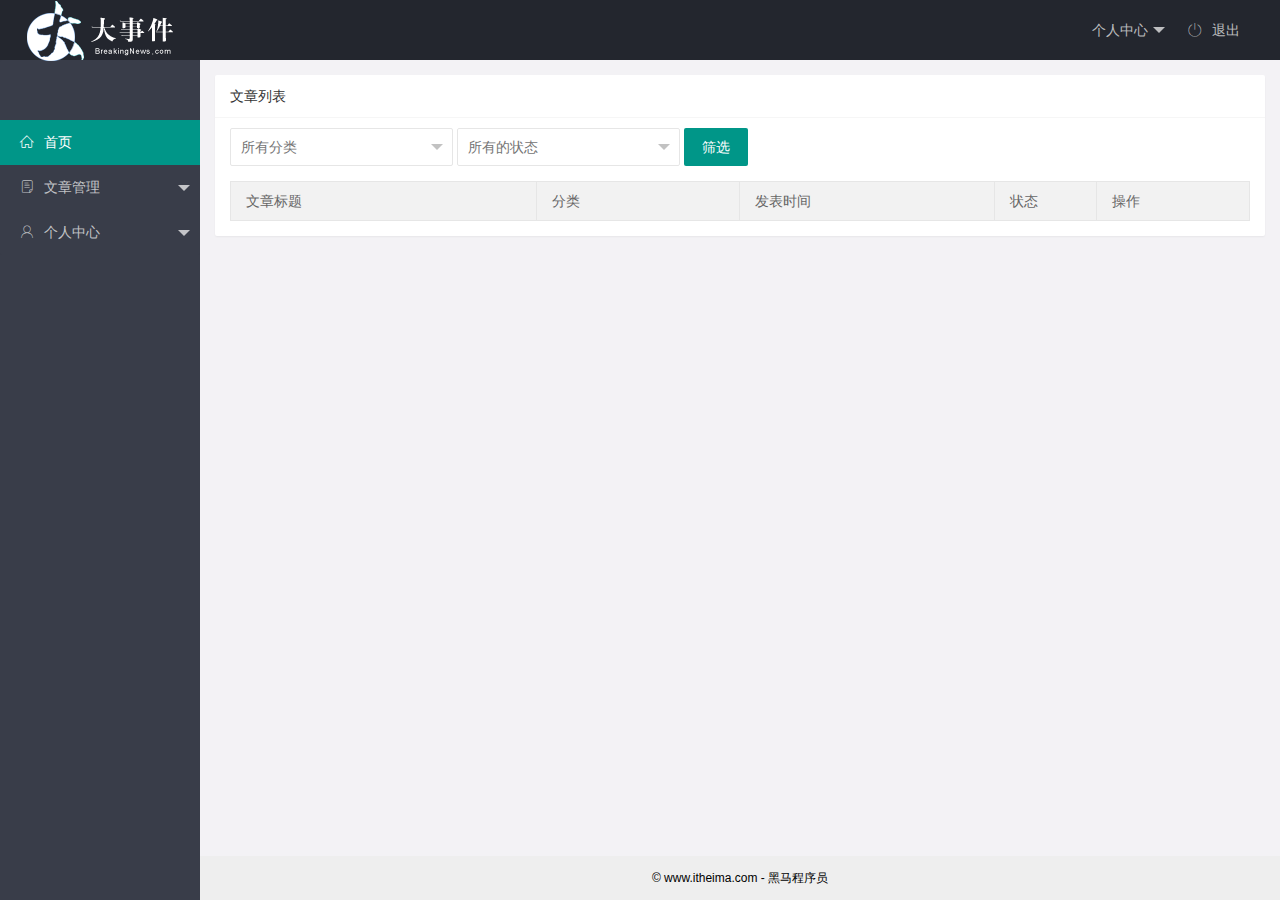
<file: index.html>
<!DOCTYPE html>
<html>

<head>
    <meta charset="utf-8">
    <meta name="viewport" content="width=device-width, initial-scale=1, maximum-scale=1">
    <title>我的项目</title>
    <!-- 引入字体图标库 -->
    <link rel="stylesheet" href="./assets/fonts/iconfont.css">
    <link rel="stylesheet" href="./assets/lib/layui/css/layui.css">
    <link rel="stylesheet" href="./assets/css/index.css">
</head>

<body class="layui-layout-body">
    <div class="layui-layout layui-layout-admin">
        <div class="layui-header">
            <div class="layui-logo">
                <img src="./assets/images/logo.png" alt="">
            </div>
            <ul class="layui-nav layui-layout-right">
                <!-- 顶部右侧导航 -->
                <li class="layui-nav-item">
                    <a href="javascript:;">
                        <!-- 图片头像 -->
                        <img style="display: none;" class="avatar" src="./assets/images/sample.jpg" alt="">
                        <!-- 字体头像 -->
                        <span style="display: none;" class="text-avatar">A</span>
                        <!-- 固定文案 -->
                        <span class="person-center">个人中心</span>
                    </a>
                    <dl class="layui-nav-child">
                        <dd><a target="fm" href="./user/base-info.html">基本资料</a></dd>
                        <dd><a href="">更换头像</a></dd>
                        <dd><a target="fm" href="./user/modify-password.html">重置密码</a></dd>
                    </dl>
                </li>
                <li class="layui-nav-item"><a href="javascript:;" id="logout"><span class="iconfont icon-tuichu"></span>退出</a></li>
            </ul>
        </div>

        <div class="layui-side layui-bg-black">
            <div class="layui-side-scroll">
                <!-- 左侧导航区域（可配合layui已有的垂直导航） -->
                <ul class="layui-nav layui-nav-tree" lay-filter="test" lay-shrink="all">
                    <li class="user-info">
                        <!-- 图片头像 -->
                        <img style="display: none;" class="avatar" src="./assets/images/sample.jpg" alt="">
                        <!-- 字体头像 -->
                        <span style="display: none;" class="text-avatar">A</span>
                        <!-- 欢迎文字 -->
                        <span style="display: none;" class="nickname">欢迎 xxx</span>
                    </li>
                    <li class="layui-nav-item layui-nav-itemed layui-this">
                        <!-- target 指定在 fm 这个命令的 iframe 框架中打开链接 -->
                        <a target="fm" href="./home/dashboard.html"><span class="iconfont icon-home"></span>首页</a>
                    </li>
                    <li class="layui-nav-item">
                        <a href="javascript:;"><span class="iconfont icon-16"></span>文章管理</a>
                        <dl class="layui-nav-child">
                            <dd><a target="fm" href="./article/category.html"><i class="layui-icon layui-icon-app"></i>文章类别</a></dd>
                            <dd class="article-list"><a target="fm" href="./article/list.html"><i class="layui-icon layui-icon-app"></i>文章列表</a></dd>
                            <dd><a target="fm" href="./article/publish.html"><i class="layui-icon layui-icon-app"></i>发表文章</a></dd>
                        </dl>
                    </li>
                    <li class="layui-nav-item">
                        <a href="javascript:;"><span class="iconfont icon-user"></span>个人中心</a>
                        <dl class="layui-nav-child">
                            <dd><a target="fm" href="./user/base-info.html"><i class="layui-icon layui-icon-app"></i>基本资料</a></dd>
                            <dd><a target="fm" href="./user/avatar.html"><i class="layui-icon layui-icon-app"></i>更换头像</a></dd>
                            <dd><a target="fm" href="./user/modify-password.html"><i class="layui-icon layui-icon-app"></i>重置密码</a></dd>
                        </dl>
                    </li>
                </ul>
            </div>
        </div>

        <div class="layui-body">
            <!-- 内容主体区域 -->
            <iframe name="fm" src="./article/list.html" frameborder="0"></iframe>
        </div>

        <div class="layui-footer">
            <!-- 底部固定区域 -->
            © www.itheima.com - 黑马程序员
        </div>
    </div>
    <!-- 引入 axios.js 文件 -->
    <script src="./assets/lib/axios.js"></script>
    <!-- 引入 jquery 文件 -->
    <script src="./assets/lib/jquery.js"></script>
    <!-- 引入 layui 的 js文件 -->
    <script src="./assets/lib/layui/layui.all.js"></script>
    <!-- 引入 全局的 apijs 文件 -->
    <script src="./assets/js/commonAPI.js"></script>
    <!-- 引入自己的 js 文件 -->
    <script src="./assets/js/index.js"></script>
</body>

</html>
</file>
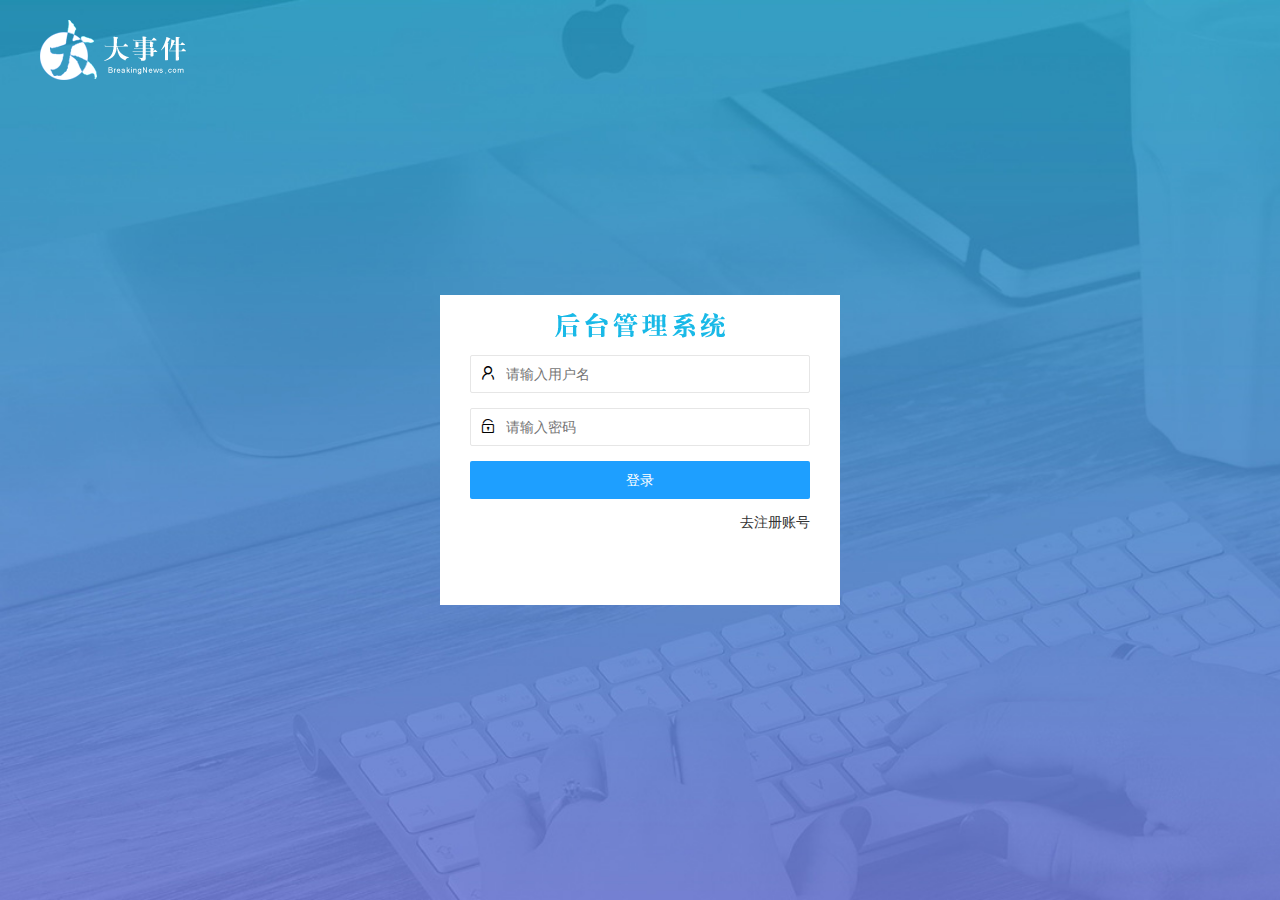
<file: login.html>
<!DOCTYPE html>
<html lang="en">

<head>
    <meta charset="UTF-8">
    <meta name="viewport" content="width=device-width, initial-scale=1.0">
    <title>我的项目</title>
    <!-- 引入 layui css 文件 -->
    <link rel="stylesheet" href="./assets/lib/layui/css/layui.css">
    <link rel="stylesheet" href="./assets/css/login.css">
</head>

<body>
    <!-- 左上角的logo -->
    <div class="logo">
        <img src="./assets/images/logo.png" alt="">
    </div>

    <!-- 中间的表单区域 -->
    <div class="content">
        <!-- 表单标题 -->
        <div class="title">
            <img src="./assets/images/login_title.png" alt="">
        </div>

        <!-- 表单主体 -->
        <!-- 注册表单 -->
        <form class="layui-form reg-form" action="" style="display: none;">
            <div class="layui-form-item">
                <i class="layui-icon layui-icon-username"></i>
                <input type="text" name="username" required lay-verify="required" placeholder="请输入用户名" autocomplete="off" class="layui-input">
            </div>

            <div class="layui-form-item">
                <i class="layui-icon layui-icon-password"></i>
                <input id="pass" type="password" name="password" required lay-verify="required|pass" placeholder="请输入密码" autocomplete="off" class="layui-input">
            </div>

            <div class="layui-form-item">
                <i class="layui-icon layui-icon-password"></i>
                <input type="password" required lay-verify="required|pass|samePass" placeholder="请再次确认密码" autocomplete="off" class="layui-input">
            </div>

            <!-- 注册按钮 -->
            <div class="layui-form-item">
                <button class="layui-btn layui-btn-fluid layui-btn-normal" lay-submit lay-filter="formDemo">注册</button>
            </div>

            <!-- 登录链接 -->
            <div class="link">
                <a href="javascript:;">去登录</a>
            </div>
        </form>

        <!-- 登录表单 -->
        <form class="layui-form login-form" action="">
            <div class="layui-form-item">
                <i class="layui-icon layui-icon-username"></i>
                <input type="text" name="username" required lay-verify="required" placeholder="请输入用户名" autocomplete="off" class="layui-input">
            </div>

            <div class="layui-form-item">
                <i class="layui-icon layui-icon-password"></i>
                <input type="password" name="password" required lay-verify="required" placeholder="请输入密码" autocomplete="off" class="layui-input">
            </div>

            <!-- 登录按钮 -->
            <div class="layui-form-item">
                <button class="layui-btn layui-btn-fluid layui-btn-normal" lay-submit lay-filter="formDemo">登录</button>
            </div>

            <!-- 去注册链接 -->
            <div class="link">
                <a href="javascript:;">去注册账号</a>
            </div>
        </form>
    </div>







    <!-- 引入 -->
    <script src="./assets/lib/axios.js"></script>
    <!-- 引入 jquery 文件 -->
    <script src="./assets/lib/jquery.js"></script>
    <!-- 引入 layui 的 js文件 -->
    <script src="./assets/lib/layui/layui.all.js"></script>
    <!-- 引入 全局的apijs文件 -->
    <script src="./assets/js/commonAPI.js"></script>
    <!-- 引入自己的 js 文件 -->
    <script src="./assets/js/login.js"></script>
</body>

</html>
</file>
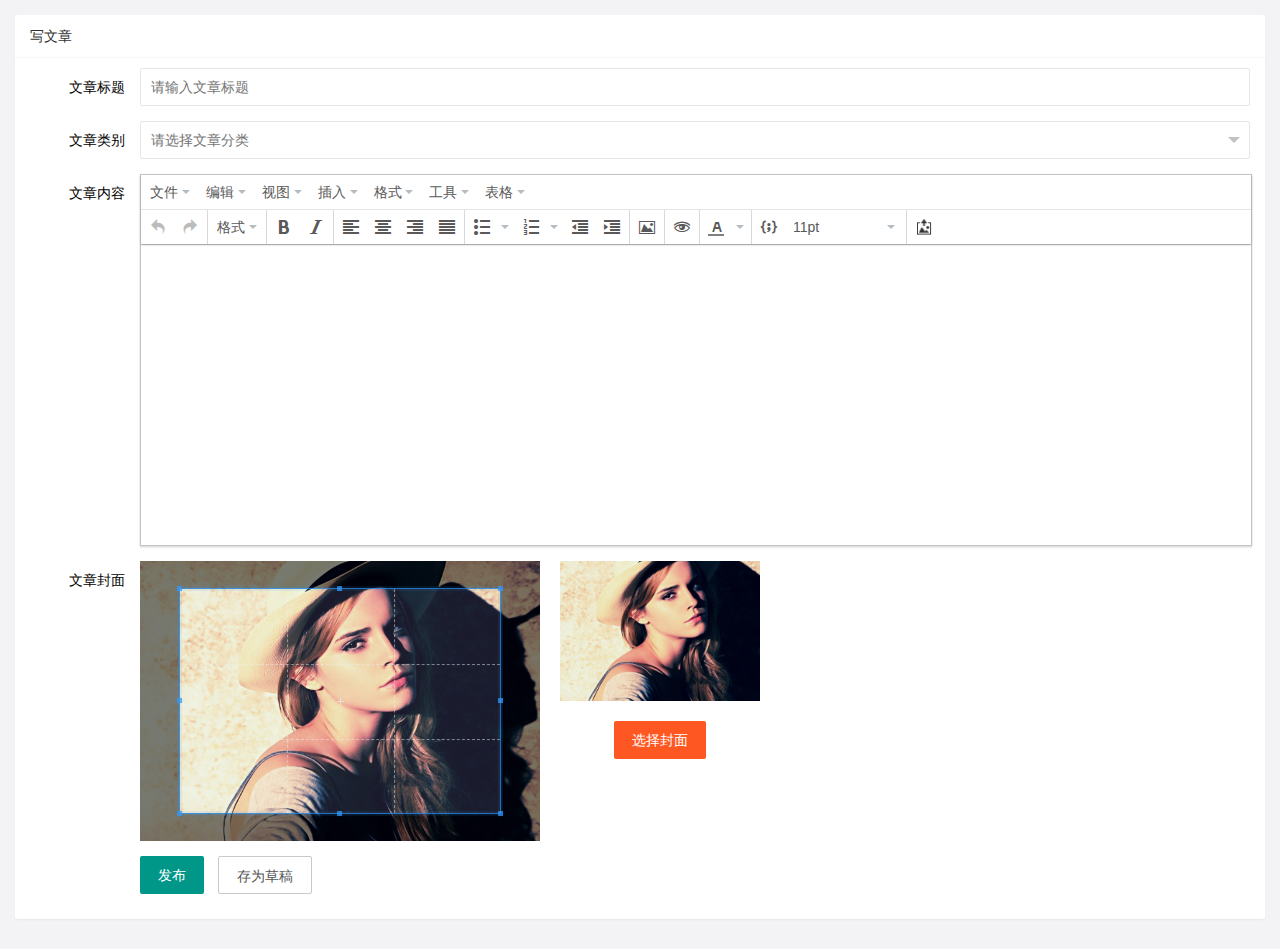
<file: article/publish.html>
<!DOCTYPE html>
<html lang="en">

<head>
    <meta charset="UTF-8">
    <meta name="viewport" content="width=device-width, initial-scale=1.0">
    <title>我的项目</title>
    <!-- 引入 cropper 插件的css文件 -->
    <link rel="stylesheet" href="../assets/lib/cropper/cropper.css">
    <!-- 引入 layui 插件的 css 文件 -->
    <link rel="stylesheet" href="../assets/lib/layui/css/layui.css">
    <!-- 引入自己的css文件 -->
    <link rel="stylesheet" href="../assets/css/article.css">
</head>

<body>
    <div class="layui-card">
        <div class="layui-card-header">写文章</div>
        <div class="layui-card-body">
            <!-- 发布表单 -->
            <form class="layui-form publish-form" action="">
                <!-- 文章标题 -->
                <div class="layui-form-item">
                    <label class="layui-form-label">文章标题</label>
                    <div class="layui-input-block">
                        <input type="text" name="title" required lay-verify="required" placeholder="请输入文章标题" autocomplete="off" class="layui-input">
                    </div>
                </div>

                <!-- 文章类别 -->
                <div class="layui-form-item">
                    <label class="layui-form-label">文章类别</label>
                    <div class="layui-input-block">
                        <!-- select 下拉选择框的值, 就是我们选中那项 option 的 value属性值 -->
                        <select id="cate-sel" name="cate_id" lay-verify="required">
              <option value="">请选择文章分类</option>
            </select>
                    </div>
                </div>

                <!-- 文章内容 -->
                <div class="layui-form-item">
                    <label class="layui-form-label">文章内容</label>
                    <div class="layui-input-block">
                        <!-- 预留一个文本域, 用来渲染富文本编辑器 -->
                        <textarea name="content"></textarea>
                    </div>
                </div>

                <!-- 图片裁剪区 -->
                <div class="layui-form-item">
                    <!-- 左侧的 label -->
                    <label class="layui-form-label">文章封面</label>
                    <!-- 选择封面区域 -->
                    <div class="layui-input-block cover-box">
                        <!-- 左侧裁剪区域 -->
                        <div class="cover-left">
                            <img id="image" src="/assets/images/sample2.jpg" alt="" />
                        </div>
                        <!-- 右侧预览区域和选择封面区域 -->
                        <div class="cover-right">
                            <!-- 预览的区域 -->
                            <div class="img-preview"></div>
                            <!-- 文件选择框 -->
                            <input type="file" id="file" accept="image/png,image/jpg,image/gif,image/jpeg" style="display: none;">
                            <!-- 选择封面按钮 -->
                            <button id="choose-btn" type="button" class="layui-btn layui-btn-danger">选择封面</button>
                        </div>
                    </div>
                </div>

                <!-- 提交按钮 -->
                <div class="layui-form-item">
                    <div class="layui-input-block last-row">
                        <!-- lay-submit 控制按钮属性为提交按钮 -->
                        <button data-state="已发布" class="layui-btn" lay-submit lay-filter="formDemo">发布</button>
                        <button data-state="草稿" lay-submit class="layui-btn layui-btn-primary">存为草稿</button>
                    </div>
                </div>
            </form>
        </div>
    </div>

    <!-- 引入 tinymce 插件文件 -->
    <script src="../assets/lib/tinymce/tinymce.min.js"></script>
    <!-- 引入 富文本编辑器的初始化方法 -->
    <script src="../assets/lib/tinymce/tinymce_setup.js"></script>
    <!-- 引入 jquery 文件 -->
    <script src="../assets/lib/jquery.js"></script>

    <!-- 引入 cropper 插件的 js 文件 -->
    <script src="../assets/lib/cropper/Cropper.js"></script>
    <script src="../assets/lib/cropper/jquery-cropper.js"></script>

    <!-- 引入 layui 的 js 文件 -->
    <script src="../assets/lib/layui/layui.all.js"></script>
    <!-- 引入请求库 axios 的 js 文件 -->
    <script src="../assets/lib/axios.js"></script>
    <!-- 引入公共的请求设置文件 -->
    <script src="../assets/js/commonAPI.js"></script>
    <!-- 引入自己的文件 -->
    <script src="../assets/js/article/publish.js"></script>
</body>

</html>
</file>
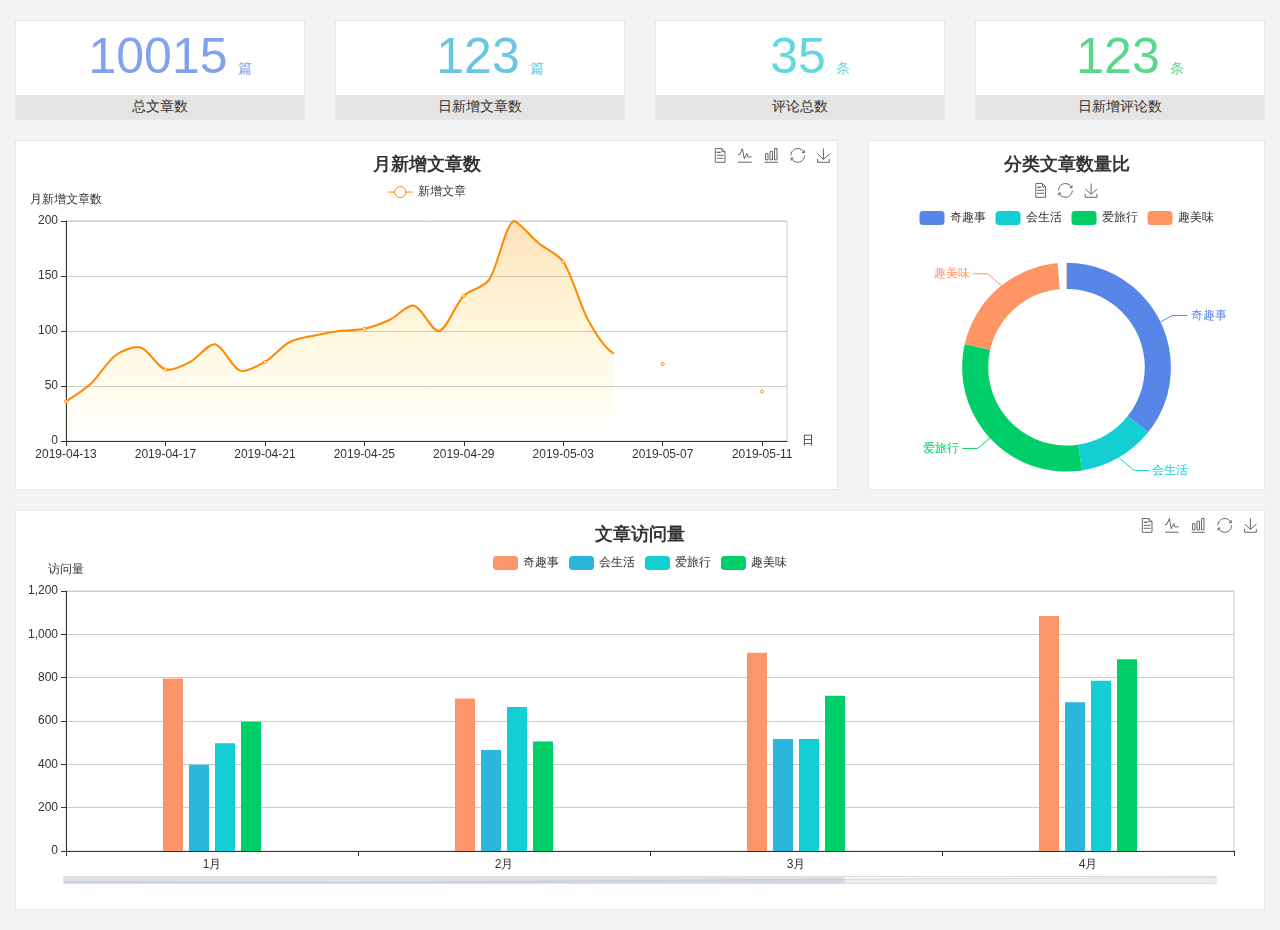
<file: home/dashboard.html>
<!DOCTYPE html>
<html lang="en">

<head>
  <meta charset="UTF-8">
  <meta name="viewport" content="width=device-width, initial-scale=1.0">
  <meta http-equiv="X-UA-Compatible" content="ie=edge">
  <title>图表统计</title>
  <link rel="stylesheet" href="../assets/lib/bootstrap.css" />
  <link rel="stylesheet" href="../assets/lib/main.css" />
  <script src="../assets/lib/jquery.js"></script>
  <script type="text/javascript" src="../assets/lib/echarts.min.js"></script>
</head>

<body>
  <div class="container-fluid">
    <div class="row spannel_list">
      <div class="col-sm-3 col-xs-6">
        <div class="spannel">
          <em>10015</em><span>篇</span>
          <b>总文章数</b>
        </div>
      </div>
      <div class="col-sm-3 col-xs-6">
        <div class="spannel scolor01">
          <em>123</em><span>篇</span>
          <b>日新增文章数</b>
        </div>
      </div>
      <div class="col-sm-3 col-xs-6">
        <div class="spannel scolor02">
          <em>35</em><span>条</span>
          <b>评论总数</b>
        </div>
      </div>
      <div class="col-sm-3 col-xs-6">
        <div class="spannel scolor03">
          <em>123</em><span>条</span>
          <b>日新增评论数</b>
        </div>
      </div>
    </div>
  </div>

  <div class="container-fluid">
    <div class="row curve-pie">
      <div class="col-lg-8 col-md-8">
        <div class="gragh_pannel" id="curve_show"></div>
      </div>
      <div class="col-lg-4 col-md-4">
        <div class="gragh_pannel" id="pie_show"></div>
      </div>
    </div>
  </div>

  <div class="container-fluid">
    <div class="column_pannel" id="column_show"></div>
  </div>

  <script>
    var oChart = echarts.init(document.getElementById('curve_show'));
    var aList_all = [
      { 'count': 36, 'date': '2019-04-13' },
      { 'count': 52, 'date': '2019-04-14' },
      { 'count': 78, 'date': '2019-04-15' },
      { 'count': 85, 'date': '2019-04-16' },
      { 'count': 65, 'date': '2019-04-17' },
      { 'count': 72, 'date': '2019-04-18' },
      { 'count': 88, 'date': '2019-04-19' },
      { 'count': 64, 'date': '2019-04-20' },
      { 'count': 72, 'date': '2019-04-21' },
      { 'count': 90, 'date': '2019-04-22' },
      { 'count': 96, 'date': '2019-04-23' },
      { 'count': 100, 'date': '2019-04-24' },
      { 'count': 102, 'date': '2019-04-25' },
      { 'count': 110, 'date': '2019-04-26' },
      { 'count': 123, 'date': '2019-04-27' },
      { 'count': 100, 'date': '2019-04-28' },
      { 'count': 132, 'date': '2019-04-29' },
      { 'count': 146, 'date': '2019-04-30' },
      { 'count': 200, 'date': '2019-05-01' },
      { 'count': 180, 'date': '2019-05-02' },
      { 'count': 163, 'date': '2019-05-03' },
      { 'count': 110, 'date': '2019-05-04' },
      { 'count': 80, 'date': '2019-05-05' },
      { 'count': 82, 'date': '2019-05-06' },
      { 'count': 70, 'date': '2019-05-07' },
      { 'count': 65, 'date': '2019-05-08' },
      { 'count': 54, 'date': '2019-05-09' },
      { 'count': 40, 'date': '2019-05-10' },
      { 'count': 45, 'date': '2019-05-11' },
      { 'count': 38, 'date': '2019-05-12' },
    ];

    let aCount = [];
    let aDate = [];

    for (var i = 0; i < aList_all.length; i++) {
      aCount.push(aList_all[i].count);
      aDate.push(aList_all[i].date);
    }

    var chartopt = {
      title: {
        text: '月新增文章数',
        left: 'center',
        top: '10'
      },
      tooltip: {
        trigger: 'axis'
      },
      legend: {
        data: ['新增文章'],
        top: '40'
      },
      toolbox: {
        show: true,
        feature: {
          mark: { show: true },
          dataView: { show: true, readOnly: false },
          magicType: { show: true, type: ['line', 'bar'] },
          restore: { show: true },
          saveAsImage: { show: true }
        }
      },
      calculable: true,
      xAxis: [
        {
          name: '日',
          type: 'category',
          boundaryGap: false,
          data: aDate
        }
      ],
      yAxis: [
        {
          name: '月新增文章数',
          type: 'value'
        }
      ],
      series: [
        {
          name: '新增文章',
          type: 'line',
          smooth: true,
          itemStyle: { normal: { areaStyle: { type: 'default' }, color: '#f80' }, lineStyle: { color: '#f80' } },
          data: aCount
        }],
      areaStyle: {
        normal: {
          color: new echarts.graphic.LinearGradient(0, 0, 0, 1, [{
            offset: 0,
            color: 'rgba(255,136,0,0.39)'
          }, {
            offset: .34,
            color: 'rgba(255,180,0,0.25)'
          }, {
            offset: 1,
            color: 'rgba(255,222,0,0.00)'
          }])

        }
      },
      grid: {
        show: true,
        x: 50,
        x2: 50,
        y: 80,
        height: 220
      }
    };

    oChart.setOption(chartopt);


    var oPie = echarts.init(document.getElementById('pie_show'));
    var oPieopt =
    {
      title: {
        top: 10,
        text: '分类文章数量比',
        x: 'center'
      },
      tooltip: {
        trigger: 'item',
        formatter: "{a} <br/>{b} : {c} ({d}%)"
      },
      color: ['#5885e8', '#13cfd5', '#00ce68', '#ff9565'],
      legend: {
        x: 'center',
        top: 65,
        data: ['奇趣事', '会生活', '爱旅行', '趣美味']
      },
      toolbox: {
        show: true,
        x: 'center',
        top: 35,
        feature: {
          mark: { show: true },
          dataView: { show: true, readOnly: false },
          magicType: {
            show: true,
            type: ['pie', 'funnel'],
            option: {
              funnel: {
                x: '25%',
                width: '50%',
                funnelAlign: 'left',
                max: 1548
              }
            }
          },
          restore: { show: true },
          saveAsImage: { show: true }
        }
      },
      calculable: true,
      series: [
        {
          name: '访问来源',
          type: 'pie',
          radius: ['45%', '60%'],
          center: ['50%', '65%'],
          data: [
            { value: 300, name: '奇趣事' },
            { value: 100, name: '会生活' },
            { value: 260, name: '爱旅行' },
            { value: 180, name: '趣美味' }
          ]
        }
      ]
    };
    oPie.setOption(oPieopt);



    var oColumn = this.echarts.init(document.getElementById('column_show'));
    var oColumnopt =
    {
      title: {
        text: '文章访问量',
        left: 'center',
        top: '10'
      },
      tooltip: {
        trigger: 'axis'
      },
      legend: {
        data: ['奇趣事', '会生活', '爱旅行', '趣美味'],
        top: '40'
      },
      toolbox: {
        show: true,
        feature: {
          mark: { show: true },
          dataView: { show: true, readOnly: false },
          magicType: { show: true, type: ['line', 'bar'] },
          restore: { show: true },
          saveAsImage: { show: true }
        }
      },
      calculable: true,
      xAxis: [
        {
          type: 'category',
          data: ['1月', '2月', '3月', '4月', '5月']
        }
      ],
      yAxis: [
        {
          name: '访问量',
          type: 'value'
        }
      ],
      series: [
        {
          name: '奇趣事',
          type: 'bar',
          barWidth: 20,
          itemStyle: {
            normal: { areaStyle: { type: 'default' }, color: '#fd956a' }
          },
          data: [800, 708, 920, 1090, 1200]
        },
        {
          name: '会生活',
          type: 'bar',
          barWidth: 20,
          itemStyle: {
            normal: { areaStyle: { type: 'default' }, color: '#2bb6db' }
          },
          data: [400, 468, 520, 690, 800]
        },
        {
          name: '爱旅行',
          type: 'bar',
          barWidth: 20,
          itemStyle: {
            normal: { areaStyle: { type: 'default' }, color: '#13cfd5' }
          },
          data: [500, 668, 520, 790, 900]
        },
        {
          name: '趣美味',
          type: 'bar',
          barWidth: 20,
          itemStyle: {
            normal: { areaStyle: { type: 'default' }, color: '#00ce68' }
          },
          data: [600, 508, 720, 890, 1000]
        }
      ],
      grid: {
        show: true,
        x: 50,
        x2: 30,
        y: 80,
        height: 260
      },
      dataZoom: [//给x轴设置滚动条
        {
          start: 0,//默认为0
          end: 100 - 1000 / 31,//默认为100
          type: 'slider',
          show: true,
          xAxisIndex: [0],
          handleSize: 0,//滑动条的 左右2个滑动条的大小
          height: 8,//组件高度
          left: 45, //左边的距离
          right: 50,//右边的距离
          bottom: 26,//右边的距离
          handleColor: '#ddd',//h滑动图标的颜色
          handleStyle: {
            borderColor: "#cacaca",
            borderWidth: "1",
            shadowBlur: 2,
            background: "#ddd",
            shadowColor: "#ddd",
          }
        }]
    };
    oColumn.setOption(oColumnopt);
  </script>
</body>

</html>
</file>
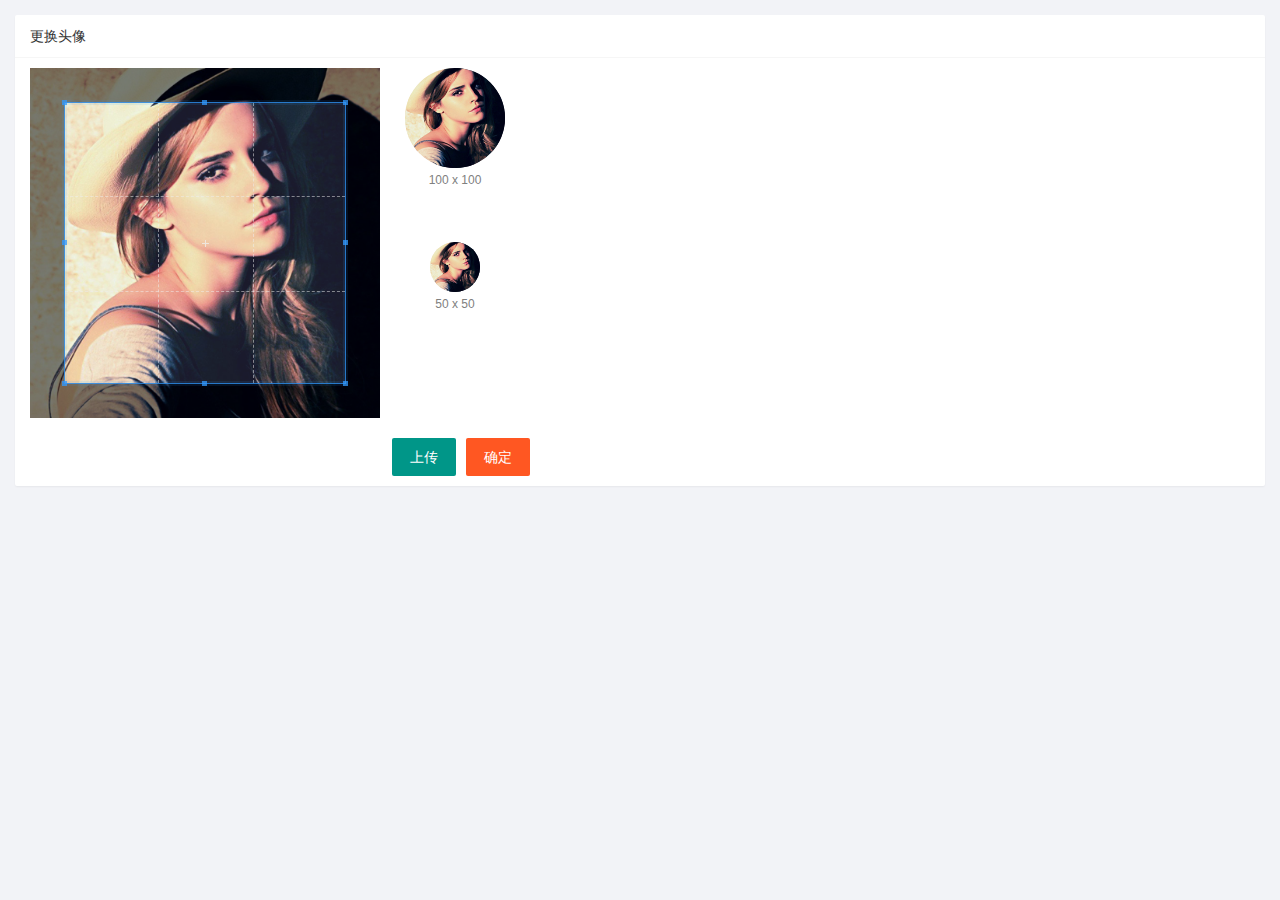
<file: user/avatar.html>
<!DOCTYPE html>
<html lang="en">

<head>
    <meta charset="UTF-8">
    <meta name="viewport" content="width=device-width, initial-scale=1.0">
    <title>我的项目</title>
    <!-- 引入裁剪插件的css文件 -->
    <link rel="stylesheet" href="../assets/lib/cropper/cropper.css">
    <!-- 引入字体图标库 -->
    <link rel="stylesheet" href="../assets/fonts/iconfont.css">
    <link rel="stylesheet" href="../assets/lib/layui/css/layui.css">
    <link rel="stylesheet" href="../assets/css/user.css">
</head>

<body>
    <!-- 卡片面板 -->
    <div class="layui-card">
        <div class="layui-card-header">更换头像</div>
        <div class="layui-card-body">
            <!-- 第一行的图片裁剪和预览区域 -->
            <div class="row1">
                <!-- 图片裁剪区域 -->
                <div class="cropper-box">
                    <!-- 这个 img 标签很重要，将来会把它初始化为裁剪区域 -->
                    <img id="image" src="../assets/images/sample.jpg" />
                </div>
                <!-- 图片的预览区域 -->
                <div class="preview-box">
                    <div>
                        <!-- 宽高为 100px 的预览区域 -->
                        <div class="img-preview w100"></div>
                        <p class="size">100 x 100</p>
                    </div>
                    <div>
                        <!-- 宽高为 50px 的预览区域 -->
                        <div class="img-preview w50"></div>
                        <p class="size">50 x 50</p>
                    </div>
                </div>
            </div>
            <!-- 第二行的按钮区域 -->
            <div class="row2">
                <!-- 文件选择框 -->
                <input style="display: none;" type="file" id="file">
                <button id="upload-btn" type="button" class="layui-btn">上传</button>
                <button id="save-btn" type="button" class="layui-btn layui-btn-danger">确定</button>
            </div>
        </div>
    </div>

    <!-- 引入 axios.js 文件 -->
    <script src="../assets/lib/axios.js"></script>
    <!-- 引入 jquery 文件 -->
    <script src="../assets/lib/jquery.js"></script>
    <!-- 引入裁剪插件 js 文件 -->
    <script src="../assets/lib/cropper/Cropper.js"></script>
    <!-- 引入 jquery 版本裁剪插件的 js 文件 -->
    <script src="../assets/lib/cropper/jquery-cropper.js"></script>
    <!-- 引入 layui 的 js文件 -->
    <script src="../assets/lib/layui/layui.all.js"></script>
    <!-- 引入 全局的 apijs 文件 -->
    <script src="../assets/js/commonAPI.js"></script>
    <!-- 引入 自己的 js 文件 -->
    <script src="../assets/js/user/avatar.js"></script>
</body>

</html>
</file>
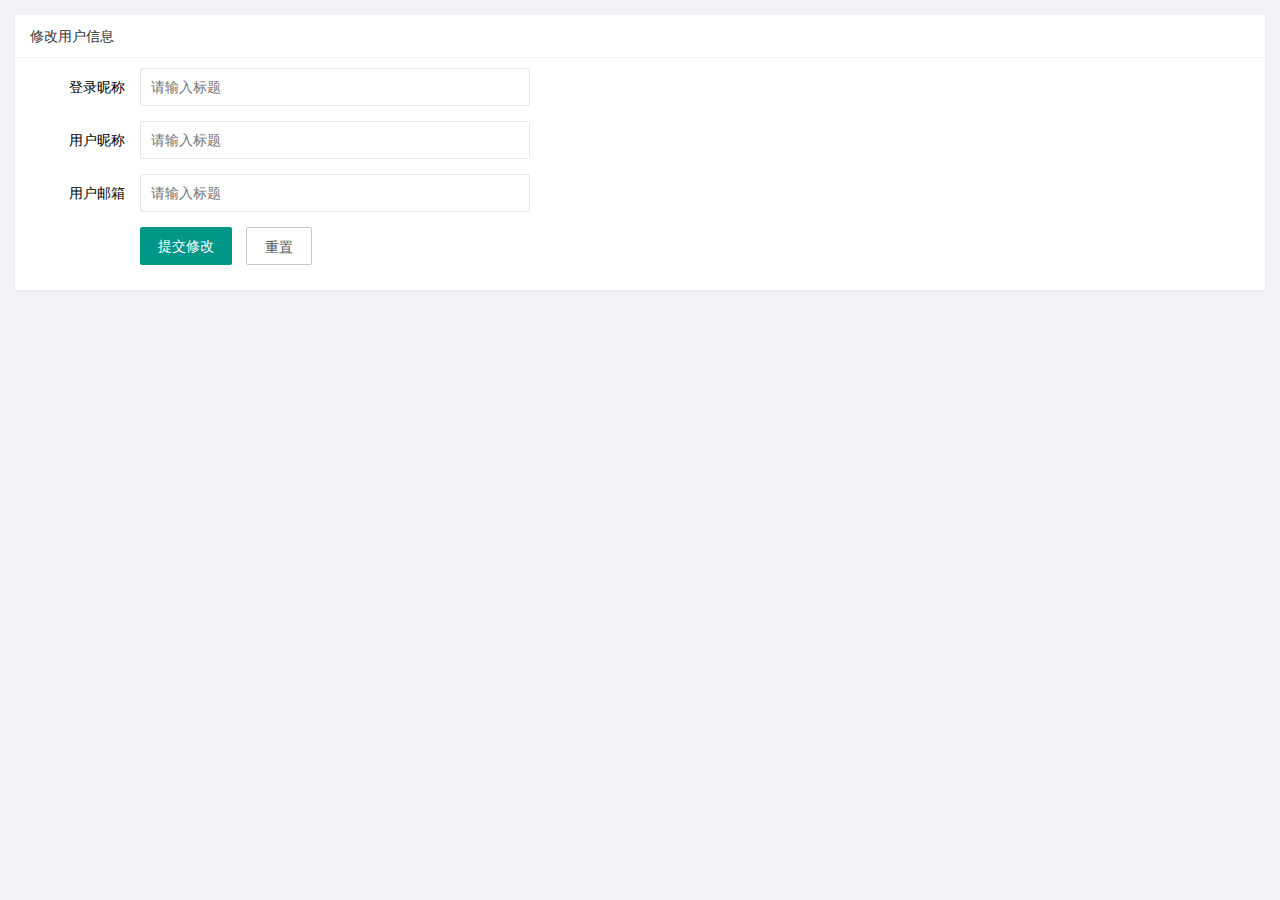
<file: user/base-info.html>
<!DOCTYPE html>
<html lang="en">

<head>
    <meta charset="UTF-8">
    <meta name="viewport" content="width=device-width, initial-scale=1.0">
    <title>我的项目</title>
    <!-- 引入字体图标库 -->
    <link rel="stylesheet" href="../assets/fonts/iconfont.css">
    <link rel="stylesheet" href="../assets/lib/layui/css/layui.css">
    <link rel="stylesheet" href="../assets/css/user.css">
</head>

<body>
    <!-- 卡片面板 -->
    <div class="layui-card">
        <div class="layui-card-header">修改用户信息</div>
        <div class="layui-card-body">

            <!-- 输入框 -->
            <form class="layui-form  base-info-form" lay-filter="edit-userinfo" action="">
                <div class="layui-form-item">
                    <label class="layui-form-label">登录昵称</label>
                    <div class="layui-input-block">
                        <input readonly type="text" name="username" lay-verify="title" autocomplete="off" placeholder="请输入标题" class="layui-input">
                    </div>
                </div>


                <!-- 用户昵称 -->
                <div class="layui-form-item">
                    <label class="layui-form-label">用户昵称</label>
                    <div class="layui-input-block">
                        <input type="text" name="nickname" lay-verify="title" autocomplete="off" placeholder="请输入标题" class="layui-input">
                    </div>
                </div>

                <!-- 用户邮箱 -->
                <div class="layui-form-item">
                    <label class="layui-form-label">用户邮箱</label>
                    <div class="layui-input-block">
                        <input type="text" name="email" lay-verify="title" autocomplete="off" required lay-verify="required|email" placeholder="请输入标题" class="layui-input">
                    </div>
                </div>

                <!-- id输入框   (隐藏域)-->
                <input type="hidden" name="id">

                <!-- 提交按钮 -->
                <div class="layui-form-item">
                    <div class="layui-input-block">
                        <button type="submit" class="layui-btn" lay-submit="" lay-filter="demo1">提交修改</button>
                        <button type="reset" class="layui-btn layui-btn-primary">重置</button>
                    </div>
                </div>


            </form>
        </div>
    </div>








    <!-- 引入 axios.js 文件 -->
    <script src="../assets/lib/axios.js"></script>
    <!-- 引入 jquery 文件 -->
    <script src="../assets/lib/jquery.js"></script>
    <!-- 引入 layui 的 js文件 -->
    <script src="../assets/lib/layui/layui.all.js"></script>
    <!-- 引入 全局的 apijs 文件 -->
    <script src="../assets/js/commonAPI.js"></script>
    <!-- 引入自己的 js 文件 -->
    <script src="../assets/js/user/base-info.js"></script>
</body>

</html>
</file>
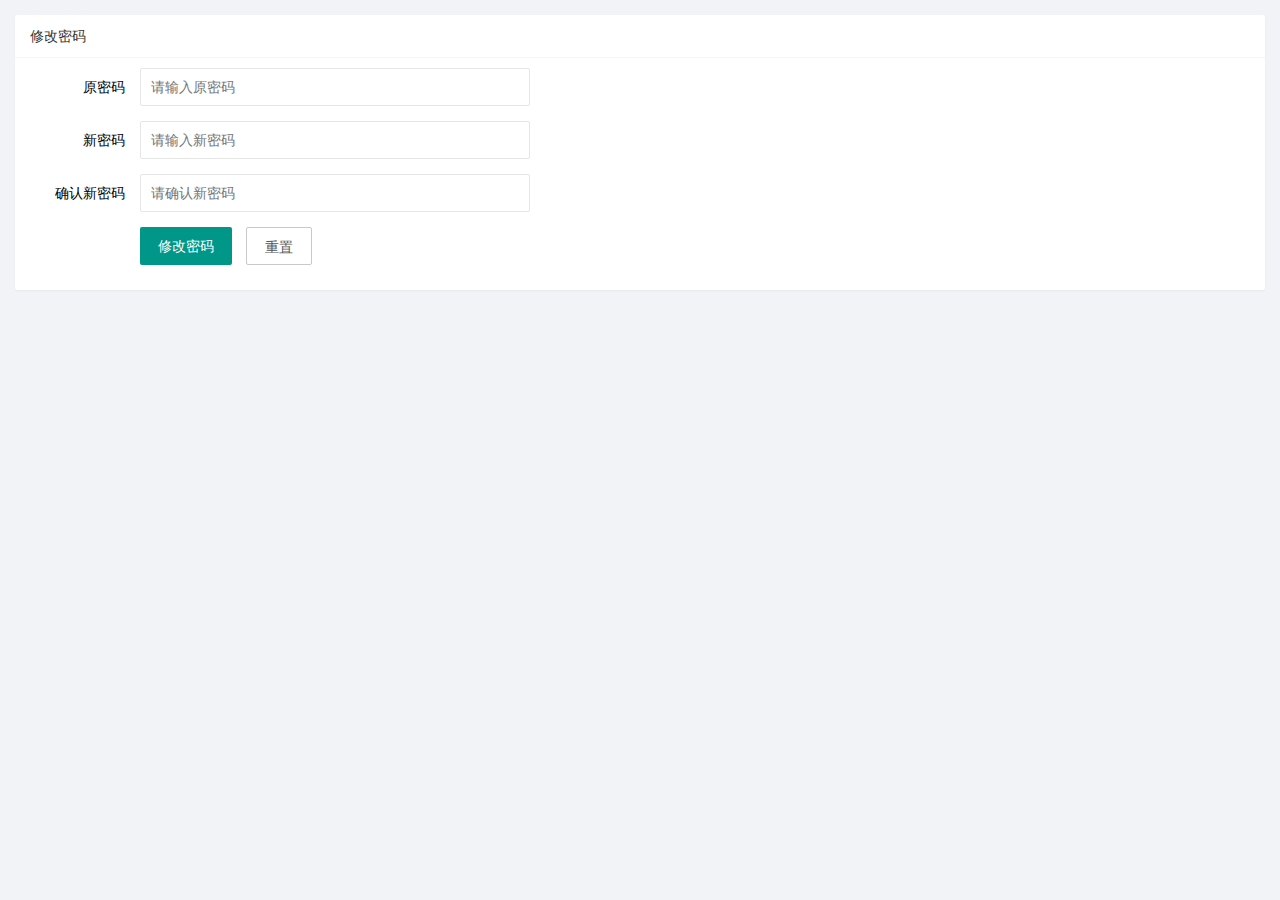
<file: user/modify-password.html>
<!DOCTYPE html>
<html lang="en">

<head>
    <meta charset="UTF-8">
    <meta name="viewport" content="width=device-width, initial-scale=1.0">
    <title>我的项目</title>
    <!-- 引入字体图标库 -->
    <link rel="stylesheet" href="../assets/fonts/iconfont.css">
    <link rel="stylesheet" href="../assets/lib/layui/css/layui.css">
    <link rel="stylesheet" href="../assets/css/user.css">
</head>

<body>
    <!-- 卡片面板 -->
    <div class="layui-card">
        <div class="layui-card-header">修改密码</div>
        <div class="layui-card-body">
            <form class="layui-form" action="">
                <!-- 原密码 -->
                <div class="layui-form-item">
                    <label class="layui-form-label">原密码</label>
                    <div class="layui-input-block">
                        <input type="password" name="oldPwd" required lay-verify="required|pass" placeholder="请输入原密码" autocomplete="off" class="layui-input">
                    </div>
                </div>
                <!-- 新密码 -->
                <div class="layui-form-item">
                    <label class="layui-form-label">新密码</label>
                    <div class="layui-input-block">
                        <input id="pass" type="password" name="newPwd" required lay-verify="required|pass" placeholder="请输入新密码" autocomplete="off" class="layui-input">
                    </div>
                </div>
                <!-- 确认新密码 -->
                <div class="layui-form-item">
                    <label class="layui-form-label">确认新密码</label>
                    <div class="layui-input-block">
                        <input type="password" required lay-verify="required|pass|confirmPass" placeholder="请确认新密码" autocomplete="off" class="layui-input">
                    </div>
                </div>
                <!-- 提交按钮 -->
                <div class="layui-form-item">
                    <div class="layui-input-block">
                        <button class="layui-btn" lay-submit lay-filter="formDemo">修改密码</button>
                        <button type="reset" class="layui-btn layui-btn-primary">重置</button>
                    </div>
                </div>
            </form>
        </div>
    </div>


    <!-- 引入 axios.js 文件 -->
    <script src="../assets/lib/axios.js"></script>
    <!-- 引入 jquery 文件 -->
    <script src="../assets/lib/jquery.js"></script>
    <!-- 引入 layui 的 js文件 -->
    <script src="../assets/lib/layui/layui.all.js"></script>
    <!-- 引入 全局的 apijs 文件 -->
    <script src="../assets/js/commonAPI.js"></script>
    <!-- 引入 自己的 js 文件 -->
    <script src="../assets/js/user/modify-password.js"></script>
</body>

</html>
</file>
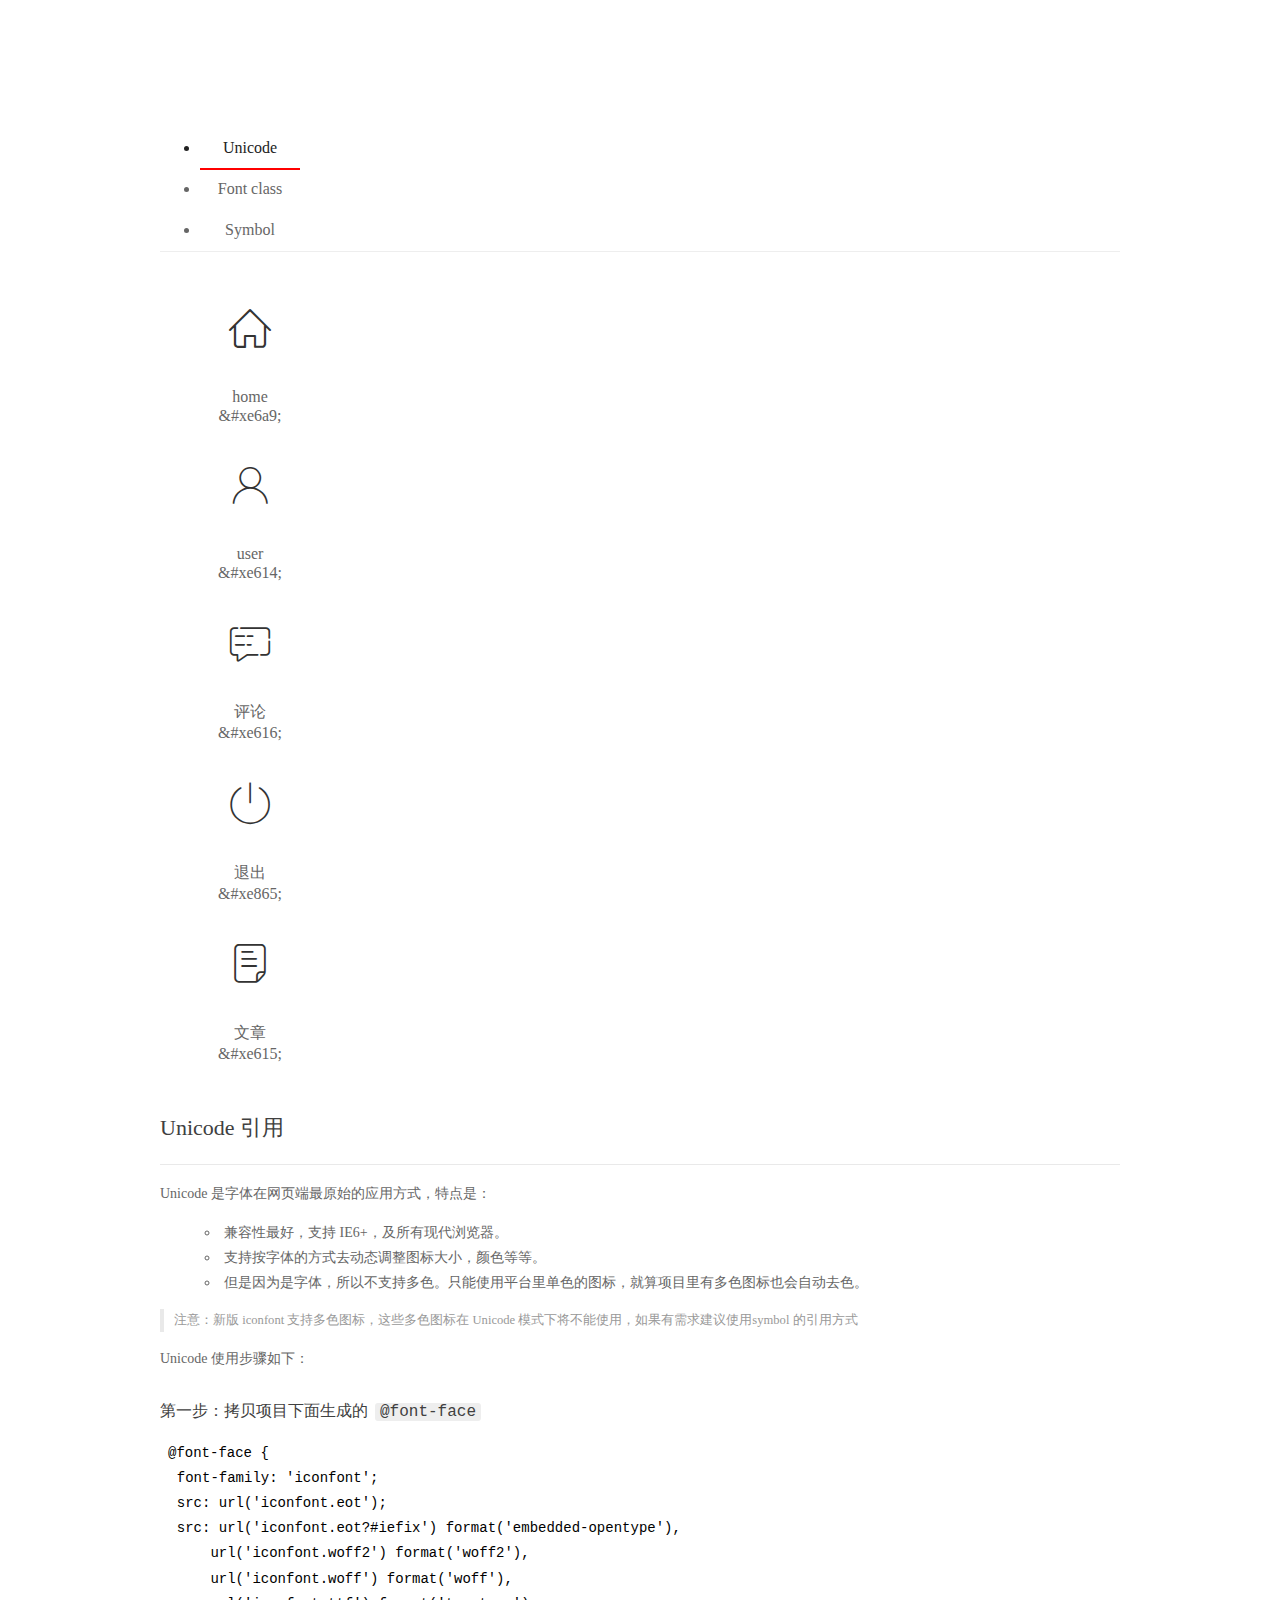
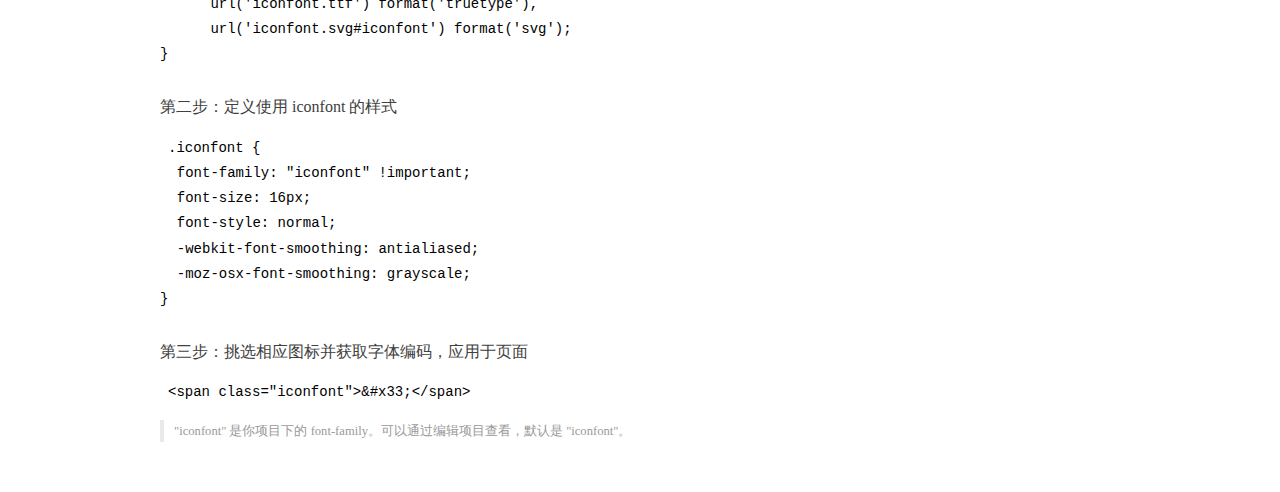
<file: assets/fonts/demo_index.html>
<!DOCTYPE html>
<html>
<head>
  <meta charset="utf-8"/>
  <title>IconFont Demo</title>
  <link rel="shortcut icon" href="https://gtms04.alicdn.com/tps/i4/TB1_oz6GVXXXXaFXpXXJDFnIXXX-64-64.ico" type="image/x-icon"/>
  <link rel="stylesheet" href="https://g.alicdn.com/thx/cube/1.3.2/cube.min.css">
  <link rel="stylesheet" href="demo.css">
  <link rel="stylesheet" href="iconfont.css">
  <script src="iconfont.js"></script>
  <!-- jQuery -->
  <script src="https://a1.alicdn.com/oss/uploads/2018/12/26/7bfddb60-08e8-11e9-9b04-53e73bb6408b.js"></script>
  <!-- 代码高亮 -->
  <script src="https://a1.alicdn.com/oss/uploads/2018/12/26/a3f714d0-08e6-11e9-8a15-ebf944d7534c.js"></script>
</head>
<body>
  <div class="main">
    <h1 class="logo"><a href="https://www.iconfont.cn/" title="iconfont 首页" target="_blank">&#xe86b;</a></h1>
    <div class="nav-tabs">
      <ul id="tabs" class="dib-box">
        <li class="dib active"><span>Unicode</span></li>
        <li class="dib"><span>Font class</span></li>
        <li class="dib"><span>Symbol</span></li>
      </ul>
      
    </div>
    <div class="tab-container">
      <div class="content unicode" style="display: block;">
          <ul class="icon_lists dib-box">
          
            <li class="dib">
              <span class="icon iconfont">&#xe6a9;</span>
                <div class="name">home</div>
                <div class="code-name">&amp;#xe6a9;</div>
              </li>
          
            <li class="dib">
              <span class="icon iconfont">&#xe614;</span>
                <div class="name">user</div>
                <div class="code-name">&amp;#xe614;</div>
              </li>
          
            <li class="dib">
              <span class="icon iconfont">&#xe616;</span>
                <div class="name">评论</div>
                <div class="code-name">&amp;#xe616;</div>
              </li>
          
            <li class="dib">
              <span class="icon iconfont">&#xe865;</span>
                <div class="name">退出</div>
                <div class="code-name">&amp;#xe865;</div>
              </li>
          
            <li class="dib">
              <span class="icon iconfont">&#xe615;</span>
                <div class="name">文章</div>
                <div class="code-name">&amp;#xe615;</div>
              </li>
          
          </ul>
          <div class="article markdown">
          <h2 id="unicode-">Unicode 引用</h2>
          <hr>

          <p>Unicode 是字体在网页端最原始的应用方式，特点是：</p>
          <ul>
            <li>兼容性最好，支持 IE6+，及所有现代浏览器。</li>
            <li>支持按字体的方式去动态调整图标大小，颜色等等。</li>
            <li>但是因为是字体，所以不支持多色。只能使用平台里单色的图标，就算项目里有多色图标也会自动去色。</li>
          </ul>
          <blockquote>
            <p>注意：新版 iconfont 支持多色图标，这些多色图标在 Unicode 模式下将不能使用，如果有需求建议使用symbol 的引用方式</p>
          </blockquote>
          <p>Unicode 使用步骤如下：</p>
          <h3 id="-font-face">第一步：拷贝项目下面生成的 <code>@font-face</code></h3>
<pre><code class="language-css"
>@font-face {
  font-family: 'iconfont';
  src: url('iconfont.eot');
  src: url('iconfont.eot?#iefix') format('embedded-opentype'),
      url('iconfont.woff2') format('woff2'),
      url('iconfont.woff') format('woff'),
      url('iconfont.ttf') format('truetype'),
      url('iconfont.svg#iconfont') format('svg');
}
</code></pre>
          <h3 id="-iconfont-">第二步：定义使用 iconfont 的样式</h3>
<pre><code class="language-css"
>.iconfont {
  font-family: "iconfont" !important;
  font-size: 16px;
  font-style: normal;
  -webkit-font-smoothing: antialiased;
  -moz-osx-font-smoothing: grayscale;
}
</code></pre>
          <h3 id="-">第三步：挑选相应图标并获取字体编码，应用于页面</h3>
<pre>
<code class="language-html"
>&lt;span class="iconfont"&gt;&amp;#x33;&lt;/span&gt;
</code></pre>
          <blockquote>
            <p>"iconfont" 是你项目下的 font-family。可以通过编辑项目查看，默认是 "iconfont"。</p>
          </blockquote>
          </div>
      </div>
      <div class="content font-class">
        <ul class="icon_lists dib-box">
          
          <li class="dib">
            <span class="icon iconfont icon-home"></span>
            <div class="name">
              home
            </div>
            <div class="code-name">.icon-home
            </div>
          </li>
          
          <li class="dib">
            <span class="icon iconfont icon-user"></span>
            <div class="name">
              user
            </div>
            <div class="code-name">.icon-user
            </div>
          </li>
          
          <li class="dib">
            <span class="icon iconfont icon-pinglun"></span>
            <div class="name">
              评论
            </div>
            <div class="code-name">.icon-pinglun
            </div>
          </li>
          
          <li class="dib">
            <span class="icon iconfont icon-tuichu"></span>
            <div class="name">
              退出
            </div>
            <div class="code-name">.icon-tuichu
            </div>
          </li>
          
          <li class="dib">
            <span class="icon iconfont icon-16"></span>
            <div class="name">
              文章
            </div>
            <div class="code-name">.icon-16
            </div>
          </li>
          
        </ul>
        <div class="article markdown">
        <h2 id="font-class-">font-class 引用</h2>
        <hr>

        <p>font-class 是 Unicode 使用方式的一种变种，主要是解决 Unicode 书写不直观，语意不明确的问题。</p>
        <p>与 Unicode 使用方式相比，具有如下特点：</p>
        <ul>
          <li>兼容性良好，支持 IE8+，及所有现代浏览器。</li>
          <li>相比于 Unicode 语意明确，书写更直观。可以很容易分辨这个 icon 是什么。</li>
          <li>因为使用 class 来定义图标，所以当要替换图标时，只需要修改 class 里面的 Unicode 引用。</li>
          <li>不过因为本质上还是使用的字体，所以多色图标还是不支持的。</li>
        </ul>
        <p>使用步骤如下：</p>
        <h3 id="-fontclass-">第一步：引入项目下面生成的 fontclass 代码：</h3>
<pre><code class="language-html">&lt;link rel="stylesheet" href="./iconfont.css"&gt;
</code></pre>
        <h3 id="-">第二步：挑选相应图标并获取类名，应用于页面：</h3>
<pre><code class="language-html">&lt;span class="iconfont icon-xxx"&gt;&lt;/span&gt;
</code></pre>
        <blockquote>
          <p>"
            iconfont" 是你项目下的 font-family。可以通过编辑项目查看，默认是 "iconfont"。</p>
        </blockquote>
      </div>
      </div>
      <div class="content symbol">
          <ul class="icon_lists dib-box">
          
            <li class="dib">
                <svg class="icon svg-icon" aria-hidden="true">
                  <use xlink:href="#icon-home"></use>
                </svg>
                <div class="name">home</div>
                <div class="code-name">#icon-home</div>
            </li>
          
            <li class="dib">
                <svg class="icon svg-icon" aria-hidden="true">
                  <use xlink:href="#icon-user"></use>
                </svg>
                <div class="name">user</div>
                <div class="code-name">#icon-user</div>
            </li>
          
            <li class="dib">
                <svg class="icon svg-icon" aria-hidden="true">
                  <use xlink:href="#icon-pinglun"></use>
                </svg>
                <div class="name">评论</div>
                <div class="code-name">#icon-pinglun</div>
            </li>
          
            <li class="dib">
                <svg class="icon svg-icon" aria-hidden="true">
                  <use xlink:href="#icon-tuichu"></use>
                </svg>
                <div class="name">退出</div>
                <div class="code-name">#icon-tuichu</div>
            </li>
          
            <li class="dib">
                <svg class="icon svg-icon" aria-hidden="true">
                  <use xlink:href="#icon-16"></use>
                </svg>
                <div class="name">文章</div>
                <div class="code-name">#icon-16</div>
            </li>
          
          </ul>
          <div class="article markdown">
          <h2 id="symbol-">Symbol 引用</h2>
          <hr>

          <p>这是一种全新的使用方式，应该说这才是未来的主流，也是平台目前推荐的用法。相关介绍可以参考这篇<a href="">文章</a>
            这种用法其实是做了一个 SVG 的集合，与另外两种相比具有如下特点：</p>
          <ul>
            <li>支持多色图标了，不再受单色限制。</li>
            <li>通过一些技巧，支持像字体那样，通过 <code>font-size</code>, <code>color</code> 来调整样式。</li>
            <li>兼容性较差，支持 IE9+，及现代浏览器。</li>
            <li>浏览器渲染 SVG 的性能一般，还不如 png。</li>
          </ul>
          <p>使用步骤如下：</p>
          <h3 id="-symbol-">第一步：引入项目下面生成的 symbol 代码：</h3>
<pre><code class="language-html">&lt;script src="./iconfont.js"&gt;&lt;/script&gt;
</code></pre>
          <h3 id="-css-">第二步：加入通用 CSS 代码（引入一次就行）：</h3>
<pre><code class="language-html">&lt;style&gt;
.icon {
  width: 1em;
  height: 1em;
  vertical-align: -0.15em;
  fill: currentColor;
  overflow: hidden;
}
&lt;/style&gt;
</code></pre>
          <h3 id="-">第三步：挑选相应图标并获取类名，应用于页面：</h3>
<pre><code class="language-html">&lt;svg class="icon" aria-hidden="true"&gt;
  &lt;use xlink:href="#icon-xxx"&gt;&lt;/use&gt;
&lt;/svg&gt;
</code></pre>
          </div>
      </div>

    </div>
  </div>
  <script>
  $(document).ready(function () {
      $('.tab-container .content:first').show()

      $('#tabs li').click(function (e) {
        var tabContent = $('.tab-container .content')
        var index = $(this).index()

        if ($(this).hasClass('active')) {
          return
        } else {
          $('#tabs li').removeClass('active')
          $(this).addClass('active')

          tabContent.hide().eq(index).fadeIn()
        }
      })
    })
  </script>
</body>
</html>
</file>
<file: assets/fonts/iconfont.css>
@font-face {font-family: "iconfont";
  src: url('iconfont.eot?t=1576139966484'); /* IE9 */
  src: url('iconfont.eot?t=1576139966484#iefix') format('embedded-opentype'), /* IE6-IE8 */
  url('[data-uri]') format('woff2'),
  url('iconfont.woff?t=1576139966484') format('woff'),
  url('iconfont.ttf?t=1576139966484') format('truetype'), /* chrome, firefox, opera, Safari, Android, iOS 4.2+ */
  url('iconfont.svg?t=1576139966484#iconfont') format('svg'); /* iOS 4.1- */
}

.iconfont {
  font-family: "iconfont" !important;
  font-size: 16px;
  font-style: normal;
  -webkit-font-smoothing: antialiased;
  -moz-osx-font-smoothing: grayscale;
}

.icon-home:before {
  content: "\e6a9";
}

.icon-user:before {
  content: "\e614";
}

.icon-pinglun:before {
  content: "\e616";
}

.icon-tuichu:before {
  content: "\e865";
}

.icon-16:before {
  content: "\e615";
}
</file>
<file: assets/lib/layui/css/layui.css>
/** layui-v2.5.5 MIT License By https://www.layui.com */
 .layui-inline,img{display:inline-block;vertical-align:middle}h1,h2,h3,h4,h5,h6{font-weight:400}.layui-edge,.layui-header,.layui-inline,.layui-main{position:relative}.layui-body,.layui-edge,.layui-elip{overflow:hidden}.layui-btn,.layui-edge,.layui-inline,img{vertical-align:middle}.layui-btn,.layui-disabled,.layui-icon,.layui-unselect{-moz-user-select:none;-webkit-user-select:none;-ms-user-select:none}.layui-elip,.layui-form-checkbox span,.layui-form-pane .layui-form-label{text-overflow:ellipsis;white-space:nowrap}.layui-breadcrumb,.layui-tree-btnGroup{visibility:hidden}blockquote,body,button,dd,div,dl,dt,form,h1,h2,h3,h4,h5,h6,input,li,ol,p,pre,td,textarea,th,ul{margin:0;padding:0;-webkit-tap-highlight-color:rgba(0,0,0,0)}a:active,a:hover{outline:0}img{border:none}li{list-style:none}table{border-collapse:collapse;border-spacing:0}h4,h5,h6{font-size:100%}button,input,optgroup,option,select,textarea{font-family:inherit;font-size:inherit;font-style:inherit;font-weight:inherit;outline:0}pre{white-space:pre-wrap;white-space:-moz-pre-wrap;white-space:-pre-wrap;white-space:-o-pre-wrap;word-wrap:break-word}body{line-height:24px;font:14px Helvetica Neue,Helvetica,PingFang SC,Tahoma,Arial,sans-serif}hr{height:1px;margin:10px 0;border:0;clear:both}a{color:#333;text-decoration:none}a:hover{color:#777}a cite{font-style:normal;*cursor:pointer}.layui-border-box,.layui-border-box *{box-sizing:border-box}.layui-box,.layui-box *{box-sizing:content-box}.layui-clear{clear:both;*zoom:1}.layui-clear:after{content:'\20';clear:both;*zoom:1;display:block;height:0}.layui-inline{*display:inline;*zoom:1}.layui-edge{display:inline-block;width:0;height:0;border-width:6px;border-style:dashed;border-color:transparent}.layui-edge-top{top:-4px;border-bottom-color:#999;border-bottom-style:solid}.layui-edge-right{border-left-color:#999;border-left-style:solid}.layui-edge-bottom{top:2px;border-top-color:#999;border-top-style:solid}.layui-edge-left{border-right-color:#999;border-right-style:solid}.layui-disabled,.layui-disabled:hover{color:#d2d2d2!important;cursor:not-allowed!important}.layui-circle{border-radius:100%}.layui-show{display:block!important}.layui-hide{display:none!important}@font-face{font-family:layui-icon;src:url(../font/iconfont.eot?v=250);src:url(../font/iconfont.eot?v=250#iefix) format('embedded-opentype'),url(../font/iconfont.woff2?v=250) format('woff2'),url(../font/iconfont.woff?v=250) format('woff'),url(../font/iconfont.ttf?v=250) format('truetype'),url(../font/iconfont.svg?v=250#layui-icon) format('svg')}.layui-icon{font-family:layui-icon!important;font-size:16px;font-style:normal;-webkit-font-smoothing:antialiased;-moz-osx-font-smoothing:grayscale}.layui-icon-reply-fill:before{content:"\e611"}.layui-icon-set-fill:before{content:"\e614"}.layui-icon-menu-fill:before{content:"\e60f"}.layui-icon-search:before{content:"\e615"}.layui-icon-share:before{content:"\e641"}.layui-icon-set-sm:before{content:"\e620"}.layui-icon-engine:before{content:"\e628"}.layui-icon-close:before{content:"\1006"}.layui-icon-close-fill:before{content:"\1007"}.layui-icon-chart-screen:before{content:"\e629"}.layui-icon-star:before{content:"\e600"}.layui-icon-circle-dot:before{content:"\e617"}.layui-icon-chat:before{content:"\e606"}.layui-icon-release:before{content:"\e609"}.layui-icon-list:before{content:"\e60a"}.layui-icon-chart:before{content:"\e62c"}.layui-icon-ok-circle:before{content:"\1005"}.layui-icon-layim-theme:before{content:"\e61b"}.layui-icon-table:before{content:"\e62d"}.layui-icon-right:before{content:"\e602"}.layui-icon-left:before{content:"\e603"}.layui-icon-cart-simple:before{content:"\e698"}.layui-icon-face-cry:before{content:"\e69c"}.layui-icon-face-smile:before{content:"\e6af"}.layui-icon-survey:before{content:"\e6b2"}.layui-icon-tree:before{content:"\e62e"}.layui-icon-upload-circle:before{content:"\e62f"}.layui-icon-add-circle:before{content:"\e61f"}.layui-icon-download-circle:before{content:"\e601"}.layui-icon-templeate-1:before{content:"\e630"}.layui-icon-util:before{content:"\e631"}.layui-icon-face-surprised:before{content:"\e664"}.layui-icon-edit:before{content:"\e642"}.layui-icon-speaker:before{content:"\e645"}.layui-icon-down:before{content:"\e61a"}.layui-icon-file:before{content:"\e621"}.layui-icon-layouts:before{content:"\e632"}.layui-icon-rate-half:before{content:"\e6c9"}.layui-icon-add-circle-fine:before{content:"\e608"}.layui-icon-prev-circle:before{content:"\e633"}.layui-icon-read:before{content:"\e705"}.layui-icon-404:before{content:"\e61c"}.layui-icon-carousel:before{content:"\e634"}.layui-icon-help:before{content:"\e607"}.layui-icon-code-circle:before{content:"\e635"}.layui-icon-water:before{content:"\e636"}.layui-icon-username:before{content:"\e66f"}.layui-icon-find-fill:before{content:"\e670"}.layui-icon-about:before{content:"\e60b"}.layui-icon-location:before{content:"\e715"}.layui-icon-up:before{content:"\e619"}.layui-icon-pause:before{content:"\e651"}.layui-icon-date:before{content:"\e637"}.layui-icon-layim-uploadfile:before{content:"\e61d"}.layui-icon-delete:before{content:"\e640"}.layui-icon-play:before{content:"\e652"}.layui-icon-top:before{content:"\e604"}.layui-icon-friends:before{content:"\e612"}.layui-icon-refresh-3:before{content:"\e9aa"}.layui-icon-ok:before{content:"\e605"}.layui-icon-layer:before{content:"\e638"}.layui-icon-face-smile-fine:before{content:"\e60c"}.layui-icon-dollar:before{content:"\e659"}.layui-icon-group:before{content:"\e613"}.layui-icon-layim-download:before{content:"\e61e"}.layui-icon-picture-fine:before{content:"\e60d"}.layui-icon-link:before{content:"\e64c"}.layui-icon-diamond:before{content:"\e735"}.layui-icon-log:before{content:"\e60e"}.layui-icon-rate-solid:before{content:"\e67a"}.layui-icon-fonts-del:before{content:"\e64f"}.layui-icon-unlink:before{content:"\e64d"}.layui-icon-fonts-clear:before{content:"\e639"}.layui-icon-triangle-r:before{content:"\e623"}.layui-icon-circle:before{content:"\e63f"}.layui-icon-radio:before{content:"\e643"}.layui-icon-align-center:before{content:"\e647"}.layui-icon-align-right:before{content:"\e648"}.layui-icon-align-left:before{content:"\e649"}.layui-icon-loading-1:before{content:"\e63e"}.layui-icon-return:before{content:"\e65c"}.layui-icon-fonts-strong:before{content:"\e62b"}.layui-icon-upload:before{content:"\e67c"}.layui-icon-dialogue:before{content:"\e63a"}.layui-icon-video:before{content:"\e6ed"}.layui-icon-headset:before{content:"\e6fc"}.layui-icon-cellphone-fine:before{content:"\e63b"}.layui-icon-add-1:before{content:"\e654"}.layui-icon-face-smile-b:before{content:"\e650"}.layui-icon-fonts-html:before{content:"\e64b"}.layui-icon-form:before{content:"\e63c"}.layui-icon-cart:before{content:"\e657"}.layui-icon-camera-fill:before{content:"\e65d"}.layui-icon-tabs:before{content:"\e62a"}.layui-icon-fonts-code:before{content:"\e64e"}.layui-icon-fire:before{content:"\e756"}.layui-icon-set:before{content:"\e716"}.layui-icon-fonts-u:before{content:"\e646"}.layui-icon-triangle-d:before{content:"\e625"}.layui-icon-tips:before{content:"\e702"}.layui-icon-picture:before{content:"\e64a"}.layui-icon-more-vertical:before{content:"\e671"}.layui-icon-flag:before{content:"\e66c"}.layui-icon-loading:before{content:"\e63d"}.layui-icon-fonts-i:before{content:"\e644"}.layui-icon-refresh-1:before{content:"\e666"}.layui-icon-rmb:before{content:"\e65e"}.layui-icon-home:before{content:"\e68e"}.layui-icon-user:before{content:"\e770"}.layui-icon-notice:before{content:"\e667"}.layui-icon-login-weibo:before{content:"\e675"}.layui-icon-voice:before{content:"\e688"}.layui-icon-upload-drag:before{content:"\e681"}.layui-icon-login-qq:before{content:"\e676"}.layui-icon-snowflake:before{content:"\e6b1"}.layui-icon-file-b:before{content:"\e655"}.layui-icon-template:before{content:"\e663"}.layui-icon-auz:before{content:"\e672"}.layui-icon-console:before{content:"\e665"}.layui-icon-app:before{content:"\e653"}.layui-icon-prev:before{content:"\e65a"}.layui-icon-website:before{content:"\e7ae"}.layui-icon-next:before{content:"\e65b"}.layui-icon-component:before{content:"\e857"}.layui-icon-more:before{content:"\e65f"}.layui-icon-login-wechat:before{content:"\e677"}.layui-icon-shrink-right:before{content:"\e668"}.layui-icon-spread-left:before{content:"\e66b"}.layui-icon-camera:before{content:"\e660"}.layui-icon-note:before{content:"\e66e"}.layui-icon-refresh:before{content:"\e669"}.layui-icon-female:before{content:"\e661"}.layui-icon-male:before{content:"\e662"}.layui-icon-password:before{content:"\e673"}.layui-icon-senior:before{content:"\e674"}.layui-icon-theme:before{content:"\e66a"}.layui-icon-tread:before{content:"\e6c5"}.layui-icon-praise:before{content:"\e6c6"}.layui-icon-star-fill:before{content:"\e658"}.layui-icon-rate:before{content:"\e67b"}.layui-icon-template-1:before{content:"\e656"}.layui-icon-vercode:before{content:"\e679"}.layui-icon-cellphone:before{content:"\e678"}.layui-icon-screen-full:before{content:"\e622"}.layui-icon-screen-restore:before{content:"\e758"}.layui-icon-cols:before{content:"\e610"}.layui-icon-export:before{content:"\e67d"}.layui-icon-print:before{content:"\e66d"}.layui-icon-slider:before{content:"\e714"}.layui-icon-addition:before{content:"\e624"}.layui-icon-subtraction:before{content:"\e67e"}.layui-icon-service:before{content:"\e626"}.layui-icon-transfer:before{content:"\e691"}.layui-main{width:1140px;margin:0 auto}.layui-header{z-index:1000;height:60px}.layui-header a:hover{transition:all .5s;-webkit-transition:all .5s}.layui-side{position:fixed;left:0;top:0;bottom:0;z-index:999;width:200px;overflow-x:hidden}.layui-side-scroll{position:relative;width:220px;height:100%;overflow-x:hidden}.layui-body{position:absolute;left:200px;right:0;top:0;bottom:0;z-index:998;width:auto;overflow-y:auto;box-sizing:border-box}.layui-layout-body{overflow:hidden}.layui-layout-admin .layui-header{background-color:#23262E}.layui-layout-admin .layui-side{top:60px;width:200px;overflow-x:hidden}.layui-layout-admin .layui-body{position:fixed;top:60px;bottom:44px}.layui-layout-admin .layui-main{width:auto;margin:0 15px}.layui-layout-admin .layui-footer{position:fixed;left:200px;right:0;bottom:0;height:44px;line-height:44px;padding:0 15px;background-color:#eee}.layui-layout-admin .layui-logo{position:absolute;left:0;top:0;width:200px;height:100%;line-height:60px;text-align:center;color:#009688;font-size:16px}.layui-layout-admin .layui-header .layui-nav{background:0 0}.layui-layout-left{position:absolute!important;left:200px;top:0}.layui-layout-right{position:absolute!important;right:0;top:0}.layui-container{position:relative;margin:0 auto;padding:0 15px;box-sizing:border-box}.layui-fluid{position:relative;margin:0 auto;padding:0 15px}.layui-row:after,.layui-row:before{content:'';display:block;clear:both}.layui-col-lg1,.layui-col-lg10,.layui-col-lg11,.layui-col-lg12,.layui-col-lg2,.layui-col-lg3,.layui-col-lg4,.layui-col-lg5,.layui-col-lg6,.layui-col-lg7,.layui-col-lg8,.layui-col-lg9,.layui-col-md1,.layui-col-md10,.layui-col-md11,.layui-col-md12,.layui-col-md2,.layui-col-md3,.layui-col-md4,.layui-col-md5,.layui-col-md6,.layui-col-md7,.layui-col-md8,.layui-col-md9,.layui-col-sm1,.layui-col-sm10,.layui-col-sm11,.layui-col-sm12,.layui-col-sm2,.layui-col-sm3,.layui-col-sm4,.layui-col-sm5,.layui-col-sm6,.layui-col-sm7,.layui-col-sm8,.layui-col-sm9,.layui-col-xs1,.layui-col-xs10,.layui-col-xs11,.layui-col-xs12,.layui-col-xs2,.layui-col-xs3,.layui-col-xs4,.layui-col-xs5,.layui-col-xs6,.layui-col-xs7,.layui-col-xs8,.layui-col-xs9{position:relative;display:block;box-sizing:border-box}.layui-col-xs1,.layui-col-xs10,.layui-col-xs11,.layui-col-xs12,.layui-col-xs2,.layui-col-xs3,.layui-col-xs4,.layui-col-xs5,.layui-col-xs6,.layui-col-xs7,.layui-col-xs8,.layui-col-xs9{float:left}.layui-col-xs1{width:8.33333333%}.layui-col-xs2{width:16.66666667%}.layui-col-xs3{width:25%}.layui-col-xs4{width:33.33333333%}.layui-col-xs5{width:41.66666667%}.layui-col-xs6{width:50%}.layui-col-xs7{width:58.33333333%}.layui-col-xs8{width:66.66666667%}.layui-col-xs9{width:75%}.layui-col-xs10{width:83.33333333%}.layui-col-xs11{width:91.66666667%}.layui-col-xs12{width:100%}.layui-col-xs-offset1{margin-left:8.33333333%}.layui-col-xs-offset2{margin-left:16.66666667%}.layui-col-xs-offset3{margin-left:25%}.layui-col-xs-offset4{margin-left:33.33333333%}.layui-col-xs-offset5{margin-left:41.66666667%}.layui-col-xs-offset6{margin-left:50%}.layui-col-xs-offset7{margin-left:58.33333333%}.layui-col-xs-offset8{margin-left:66.66666667%}.layui-col-xs-offset9{margin-left:75%}.layui-col-xs-offset10{margin-left:83.33333333%}.layui-col-xs-offset11{margin-left:91.66666667%}.layui-col-xs-offset12{margin-left:100%}@media screen and (max-width:768px){.layui-hide-xs{display:none!important}.layui-show-xs-block{display:block!important}.layui-show-xs-inline{display:inline!important}.layui-show-xs-inline-block{display:inline-block!important}}@media screen and (min-width:768px){.layui-container{width:750px}.layui-hide-sm{display:none!important}.layui-show-sm-block{display:block!important}.layui-show-sm-inline{display:inline!important}.layui-show-sm-inline-block{display:inline-block!important}.layui-col-sm1,.layui-col-sm10,.layui-col-sm11,.layui-col-sm12,.layui-col-sm2,.layui-col-sm3,.layui-col-sm4,.layui-col-sm5,.layui-col-sm6,.layui-col-sm7,.layui-col-sm8,.layui-col-sm9{float:left}.layui-col-sm1{width:8.33333333%}.layui-col-sm2{width:16.66666667%}.layui-col-sm3{width:25%}.layui-col-sm4{width:33.33333333%}.layui-col-sm5{width:41.66666667%}.layui-col-sm6{width:50%}.layui-col-sm7{width:58.33333333%}.layui-col-sm8{width:66.66666667%}.layui-col-sm9{width:75%}.layui-col-sm10{width:83.33333333%}.layui-col-sm11{width:91.66666667%}.layui-col-sm12{width:100%}.layui-col-sm-offset1{margin-left:8.33333333%}.layui-col-sm-offset2{margin-left:16.66666667%}.layui-col-sm-offset3{margin-left:25%}.layui-col-sm-offset4{margin-left:33.33333333%}.layui-col-sm-offset5{margin-left:41.66666667%}.layui-col-sm-offset6{margin-left:50%}.layui-col-sm-offset7{margin-left:58.33333333%}.layui-col-sm-offset8{margin-left:66.66666667%}.layui-col-sm-offset9{margin-left:75%}.layui-col-sm-offset10{margin-left:83.33333333%}.layui-col-sm-offset11{margin-left:91.66666667%}.layui-col-sm-offset12{margin-left:100%}}@media screen and (min-width:992px){.layui-container{width:970px}.layui-hide-md{display:none!important}.layui-show-md-block{display:block!important}.layui-show-md-inline{display:inline!important}.layui-show-md-inline-block{display:inline-block!important}.layui-col-md1,.layui-col-md10,.layui-col-md11,.layui-col-md12,.layui-col-md2,.layui-col-md3,.layui-col-md4,.layui-col-md5,.layui-col-md6,.layui-col-md7,.layui-col-md8,.layui-col-md9{float:left}.layui-col-md1{width:8.33333333%}.layui-col-md2{width:16.66666667%}.layui-col-md3{width:25%}.layui-col-md4{width:33.33333333%}.layui-col-md5{width:41.66666667%}.layui-col-md6{width:50%}.layui-col-md7{width:58.33333333%}.layui-col-md8{width:66.66666667%}.layui-col-md9{width:75%}.layui-col-md10{width:83.33333333%}.layui-col-md11{width:91.66666667%}.layui-col-md12{width:100%}.layui-col-md-offset1{margin-left:8.33333333%}.layui-col-md-offset2{margin-left:16.66666667%}.layui-col-md-offset3{margin-left:25%}.layui-col-md-offset4{margin-left:33.33333333%}.layui-col-md-offset5{margin-left:41.66666667%}.layui-col-md-offset6{margin-left:50%}.layui-col-md-offset7{margin-left:58.33333333%}.layui-col-md-offset8{margin-left:66.66666667%}.layui-col-md-offset9{margin-left:75%}.layui-col-md-offset10{margin-left:83.33333333%}.layui-col-md-offset11{margin-left:91.66666667%}.layui-col-md-offset12{margin-left:100%}}@media screen and (min-width:1200px){.layui-container{width:1170px}.layui-hide-lg{display:none!important}.layui-show-lg-block{display:block!important}.layui-show-lg-inline{display:inline!important}.layui-show-lg-inline-block{display:inline-block!important}.layui-col-lg1,.layui-col-lg10,.layui-col-lg11,.layui-col-lg12,.layui-col-lg2,.layui-col-lg3,.layui-col-lg4,.layui-col-lg5,.layui-col-lg6,.layui-col-lg7,.layui-col-lg8,.layui-col-lg9{float:left}.layui-col-lg1{width:8.33333333%}.layui-col-lg2{width:16.66666667%}.layui-col-lg3{width:25%}.layui-col-lg4{width:33.33333333%}.layui-col-lg5{width:41.66666667%}.layui-col-lg6{width:50%}.layui-col-lg7{width:58.33333333%}.layui-col-lg8{width:66.66666667%}.layui-col-lg9{width:75%}.layui-col-lg10{width:83.33333333%}.layui-col-lg11{width:91.66666667%}.layui-col-lg12{width:100%}.layui-col-lg-offset1{margin-left:8.33333333%}.layui-col-lg-offset2{margin-left:16.66666667%}.layui-col-lg-offset3{margin-left:25%}.layui-col-lg-offset4{margin-left:33.33333333%}.layui-col-lg-offset5{margin-left:41.66666667%}.layui-col-lg-offset6{margin-left:50%}.layui-col-lg-offset7{margin-left:58.33333333%}.layui-col-lg-offset8{margin-left:66.66666667%}.layui-col-lg-offset9{margin-left:75%}.layui-col-lg-offset10{margin-left:83.33333333%}.layui-col-lg-offset11{margin-left:91.66666667%}.layui-col-lg-offset12{margin-left:100%}}.layui-col-space1{margin:-.5px}.layui-col-space1>*{padding:.5px}.layui-col-space3{margin:-1.5px}.layui-col-space3>*{padding:1.5px}.layui-col-space5{margin:-2.5px}.layui-col-space5>*{padding:2.5px}.layui-col-space8{margin:-3.5px}.layui-col-space8>*{padding:3.5px}.layui-col-space10{margin:-5px}.layui-col-space10>*{padding:5px}.layui-col-space12{margin:-6px}.layui-col-space12>*{padding:6px}.layui-col-space15{margin:-7.5px}.layui-col-space15>*{padding:7.5px}.layui-col-space18{margin:-9px}.layui-col-space18>*{padding:9px}.layui-col-space20{margin:-10px}.layui-col-space20>*{padding:10px}.layui-col-space22{margin:-11px}.layui-col-space22>*{padding:11px}.layui-col-space25{margin:-12.5px}.layui-col-space25>*{padding:12.5px}.layui-col-space30{margin:-15px}.layui-col-space30>*{padding:15px}.layui-btn,.layui-input,.layui-select,.layui-textarea,.layui-upload-button{outline:0;-webkit-appearance:none;transition:all .3s;-webkit-transition:all .3s;box-sizing:border-box}.layui-elem-quote{margin-bottom:10px;padding:15px;line-height:22px;border-left:5px solid #009688;border-radius:0 2px 2px 0;background-color:#f2f2f2}.layui-quote-nm{border-style:solid;border-width:1px 1px 1px 5px;background:0 0}.layui-elem-field{margin-bottom:10px;padding:0;border-width:1px;border-style:solid}.layui-elem-field legend{margin-left:20px;padding:0 10px;font-size:20px;font-weight:300}.layui-field-title{margin:10px 0 20px;border-width:1px 0 0}.layui-field-box{padding:10px 15px}.layui-field-title .layui-field-box{padding:10px 0}.layui-progress{position:relative;height:6px;border-radius:20px;background-color:#e2e2e2}.layui-progress-bar{position:absolute;left:0;top:0;width:0;max-width:100%;height:6px;border-radius:20px;text-align:right;background-color:#5FB878;transition:all .3s;-webkit-transition:all .3s}.layui-progress-big,.layui-progress-big .layui-progress-bar{height:18px;line-height:18px}.layui-progress-text{position:relative;top:-20px;line-height:18px;font-size:12px;color:#666}.layui-progress-big .layui-progress-text{position:static;padding:0 10px;color:#fff}.layui-collapse{border-width:1px;border-style:solid;border-radius:2px}.layui-colla-content,.layui-colla-item{border-top-width:1px;border-top-style:solid}.layui-colla-item:first-child{border-top:none}.layui-colla-title{position:relative;height:42px;line-height:42px;padding:0 15px 0 35px;color:#333;background-color:#f2f2f2;cursor:pointer;font-size:14px;overflow:hidden}.layui-colla-content{display:none;padding:10px 15px;line-height:22px;color:#666}.layui-colla-icon{position:absolute;left:15px;top:0;font-size:14px}.layui-card{margin-bottom:15px;border-radius:2px;background-color:#fff;box-shadow:0 1px 2px 0 rgba(0,0,0,.05)}.layui-card:last-child{margin-bottom:0}.layui-card-header{position:relative;height:42px;line-height:42px;padding:0 15px;border-bottom:1px solid #f6f6f6;color:#333;border-radius:2px 2px 0 0;font-size:14px}.layui-bg-black,.layui-bg-blue,.layui-bg-cyan,.layui-bg-green,.layui-bg-orange,.layui-bg-red{color:#fff!important}.layui-card-body{position:relative;padding:10px 15px;line-height:24px}.layui-card-body[pad15]{padding:15px}.layui-card-body[pad20]{padding:20px}.layui-card-body .layui-table{margin:5px 0}.layui-card .layui-tab{margin:0}.layui-panel-window{position:relative;padding:15px;border-radius:0;border-top:5px solid #E6E6E6;background-color:#fff}.layui-auxiliar-moving{position:fixed;left:0;right:0;top:0;bottom:0;width:100%;height:100%;background:0 0;z-index:9999999999}.layui-form-label,.layui-form-mid,.layui-form-select,.layui-input-block,.layui-input-inline,.layui-textarea{position:relative}.layui-bg-red{background-color:#FF5722!important}.layui-bg-orange{background-color:#FFB800!important}.layui-bg-green{background-color:#009688!important}.layui-bg-cyan{background-color:#2F4056!important}.layui-bg-blue{background-color:#1E9FFF!important}.layui-bg-black{background-color:#393D49!important}.layui-bg-gray{background-color:#eee!important;color:#666!important}.layui-badge-rim,.layui-colla-content,.layui-colla-item,.layui-collapse,.layui-elem-field,.layui-form-pane .layui-form-item[pane],.layui-form-pane .layui-form-label,.layui-input,.layui-layedit,.layui-layedit-tool,.layui-quote-nm,.layui-select,.layui-tab-bar,.layui-tab-card,.layui-tab-title,.layui-tab-title .layui-this:after,.layui-textarea{border-color:#e6e6e6}.layui-timeline-item:before,hr{background-color:#e6e6e6}.layui-text{line-height:22px;font-size:14px;color:#666}.layui-text h1,.layui-text h2,.layui-text h3{font-weight:500;color:#333}.layui-text h1{font-size:30px}.layui-text h2{font-size:24px}.layui-text h3{font-size:18px}.layui-text a:not(.layui-btn){color:#01AAED}.layui-text a:not(.layui-btn):hover{text-decoration:underline}.layui-text ul{padding:5px 0 5px 15px}.layui-text ul li{margin-top:5px;list-style-type:disc}.layui-text em,.layui-word-aux{color:#999!important;padding:0 5px!important}.layui-btn{display:inline-block;height:38px;line-height:38px;padding:0 18px;background-color:#009688;color:#fff;white-space:nowrap;text-align:center;font-size:14px;border:none;border-radius:2px;cursor:pointer}.layui-btn:hover{opacity:.8;filter:alpha(opacity=80);color:#fff}.layui-btn:active{opacity:1;filter:alpha(opacity=100)}.layui-btn+.layui-btn{margin-left:10px}.layui-btn-container{font-size:0}.layui-btn-container .layui-btn{margin-right:10px;margin-bottom:10px}.layui-btn-container .layui-btn+.layui-btn{margin-left:0}.layui-table .layui-btn-container .layui-btn{margin-bottom:9px}.layui-btn-radius{border-radius:100px}.layui-btn .layui-icon{margin-right:3px;font-size:18px;vertical-align:bottom;vertical-align:middle\9}.layui-btn-primary{border:1px solid #C9C9C9;background-color:#fff;color:#555}.layui-btn-primary:hover{border-color:#009688;color:#333}.layui-btn-normal{background-color:#1E9FFF}.layui-btn-warm{background-color:#FFB800}.layui-btn-danger{background-color:#FF5722}.layui-btn-checked{background-color:#5FB878}.layui-btn-disabled,.layui-btn-disabled:active,.layui-btn-disabled:hover{border:1px solid #e6e6e6;background-color:#FBFBFB;color:#C9C9C9;cursor:not-allowed;opacity:1}.layui-btn-lg{height:44px;line-height:44px;padding:0 25px;font-size:16px}.layui-btn-sm{height:30px;line-height:30px;padding:0 10px;font-size:12px}.layui-btn-sm i{font-size:16px!important}.layui-btn-xs{height:22px;line-height:22px;padding:0 5px;font-size:12px}.layui-btn-xs i{font-size:14px!important}.layui-btn-group{display:inline-block;vertical-align:middle;font-size:0}.layui-btn-group .layui-btn{margin-left:0!important;margin-right:0!important;border-left:1px solid rgba(255,255,255,.5);border-radius:0}.layui-btn-group .layui-btn-primary{border-left:none}.layui-btn-group .layui-btn-primary:hover{border-color:#C9C9C9;color:#009688}.layui-btn-group .layui-btn:first-child{border-left:none;border-radius:2px 0 0 2px}.layui-btn-group .layui-btn-primary:first-child{border-left:1px solid #c9c9c9}.layui-btn-group .layui-btn:last-child{border-radius:0 2px 2px 0}.layui-btn-group .layui-btn+.layui-btn{margin-left:0}.layui-btn-group+.layui-btn-group{margin-left:10px}.layui-btn-fluid{width:100%}.layui-input,.layui-select,.layui-textarea{height:38px;line-height:1.3;line-height:38px\9;border-width:1px;border-style:solid;background-color:#fff;border-radius:2px}.layui-input::-webkit-input-placeholder,.layui-select::-webkit-input-placeholder,.layui-textarea::-webkit-input-placeholder{line-height:1.3}.layui-input,.layui-textarea{display:block;width:100%;padding-left:10px}.layui-input:hover,.layui-textarea:hover{border-color:#D2D2D2!important}.layui-input:focus,.layui-textarea:focus{border-color:#C9C9C9!important}.layui-textarea{min-height:100px;height:auto;line-height:20px;padding:6px 10px;resize:vertical}.layui-select{padding:0 10px}.layui-form input[type=checkbox],.layui-form input[type=radio],.layui-form select{display:none}.layui-form [lay-ignore]{display:initial}.layui-form-item{margin-bottom:15px;clear:both;*zoom:1}.layui-form-item:after{content:'\20';clear:both;*zoom:1;display:block;height:0}.layui-form-label{float:left;display:block;padding:9px 15px;width:80px;font-weight:400;line-height:20px;text-align:right}.layui-form-label-col{display:block;float:none;padding:9px 0;line-height:20px;text-align:left}.layui-form-item .layui-inline{margin-bottom:5px;margin-right:10px}.layui-input-block{margin-left:110px;min-height:36px}.layui-input-inline{display:inline-block;vertical-align:middle}.layui-form-item .layui-input-inline{float:left;width:190px;margin-right:10px}.layui-form-text .layui-input-inline{width:auto}.layui-form-mid{float:left;display:block;padding:9px 0!important;line-height:20px;margin-right:10px}.layui-form-danger+.layui-form-select .layui-input,.layui-form-danger:focus{border-color:#FF5722!important}.layui-form-select .layui-input{padding-right:30px;cursor:pointer}.layui-form-select .layui-edge{position:absolute;right:10px;top:50%;margin-top:-3px;cursor:pointer;border-width:6px;border-top-color:#c2c2c2;border-top-style:solid;transition:all .3s;-webkit-transition:all .3s}.layui-form-select dl{display:none;position:absolute;left:0;top:42px;padding:5px 0;z-index:899;min-width:100%;border:1px solid #d2d2d2;max-height:300px;overflow-y:auto;background-color:#fff;border-radius:2px;box-shadow:0 2px 4px rgba(0,0,0,.12);box-sizing:border-box}.layui-form-select dl dd,.layui-form-select dl dt{padding:0 10px;line-height:36px;white-space:nowrap;overflow:hidden;text-overflow:ellipsis}.layui-form-select dl dt{font-size:12px;color:#999}.layui-form-select dl dd{cursor:pointer}.layui-form-select dl dd:hover{background-color:#f2f2f2;-webkit-transition:.5s all;transition:.5s all}.layui-form-select .layui-select-group dd{padding-left:20px}.layui-form-select dl dd.layui-select-tips{padding-left:10px!important;color:#999}.layui-form-select dl dd.layui-this{background-color:#5FB878;color:#fff}.layui-form-checkbox,.layui-form-select dl dd.layui-disabled{background-color:#fff}.layui-form-selected dl{display:block}.layui-form-checkbox,.layui-form-checkbox *,.layui-form-switch{display:inline-block;vertical-align:middle}.layui-form-selected .layui-edge{margin-top:-9px;-webkit-transform:rotate(180deg);transform:rotate(180deg);margin-top:-3px\9}:root .layui-form-selected .layui-edge{margin-top:-9px\0/IE9}.layui-form-selectup dl{top:auto;bottom:42px}.layui-select-none{margin:5px 0;text-align:center;color:#999}.layui-select-disabled .layui-disabled{border-color:#eee!important}.layui-select-disabled .layui-edge{border-top-color:#d2d2d2}.layui-form-checkbox{position:relative;height:30px;line-height:30px;margin-right:10px;padding-right:30px;cursor:pointer;font-size:0;-webkit-transition:.1s linear;transition:.1s linear;box-sizing:border-box}.layui-form-checkbox span{padding:0 10px;height:100%;font-size:14px;border-radius:2px 0 0 2px;background-color:#d2d2d2;color:#fff;overflow:hidden}.layui-form-checkbox:hover span{background-color:#c2c2c2}.layui-form-checkbox i{position:absolute;right:0;top:0;width:30px;height:28px;border:1px solid #d2d2d2;border-left:none;border-radius:0 2px 2px 0;color:#fff;font-size:20px;text-align:center}.layui-form-checkbox:hover i{border-color:#c2c2c2;color:#c2c2c2}.layui-form-checked,.layui-form-checked:hover{border-color:#5FB878}.layui-form-checked span,.layui-form-checked:hover span{background-color:#5FB878}.layui-form-checked i,.layui-form-checked:hover i{color:#5FB878}.layui-form-item .layui-form-checkbox{margin-top:4px}.layui-form-checkbox[lay-skin=primary]{height:auto!important;line-height:normal!important;min-width:18px;min-height:18px;border:none!important;margin-right:0;padding-left:28px;padding-right:0;background:0 0}.layui-form-checkbox[lay-skin=primary] span{padding-left:0;padding-right:15px;line-height:18px;background:0 0;color:#666}.layui-form-checkbox[lay-skin=primary] i{right:auto;left:0;width:16px;height:16px;line-height:16px;border:1px solid #d2d2d2;font-size:12px;border-radius:2px;background-color:#fff;-webkit-transition:.1s linear;transition:.1s linear}.layui-form-checkbox[lay-skin=primary]:hover i{border-color:#5FB878;color:#fff}.layui-form-checked[lay-skin=primary] i{border-color:#5FB878!important;background-color:#5FB878;color:#fff}.layui-checkbox-disbaled[lay-skin=primary] span{background:0 0!important;color:#c2c2c2}.layui-checkbox-disbaled[lay-skin=primary]:hover i{border-color:#d2d2d2}.layui-form-item .layui-form-checkbox[lay-skin=primary]{margin-top:10px}.layui-form-switch{position:relative;height:22px;line-height:22px;min-width:35px;padding:0 5px;margin-top:8px;border:1px solid #d2d2d2;border-radius:20px;cursor:pointer;background-color:#fff;-webkit-transition:.1s linear;transition:.1s linear}.layui-form-switch i{position:absolute;left:5px;top:3px;width:16px;height:16px;border-radius:20px;background-color:#d2d2d2;-webkit-transition:.1s linear;transition:.1s linear}.layui-form-switch em{position:relative;top:0;width:25px;margin-left:21px;padding:0!important;text-align:center!important;color:#999!important;font-style:normal!important;font-size:12px}.layui-form-onswitch{border-color:#5FB878;background-color:#5FB878}.layui-checkbox-disbaled,.layui-checkbox-disbaled i{border-color:#e2e2e2!important}.layui-form-onswitch i{left:100%;margin-left:-21px;background-color:#fff}.layui-form-onswitch em{margin-left:5px;margin-right:21px;color:#fff!important}.layui-checkbox-disbaled span{background-color:#e2e2e2!important}.layui-checkbox-disbaled:hover i{color:#fff!important}[lay-radio]{display:none}.layui-form-radio,.layui-form-radio *{display:inline-block;vertical-align:middle}.layui-form-radio{line-height:28px;margin:6px 10px 0 0;padding-right:10px;cursor:pointer;font-size:0}.layui-form-radio *{font-size:14px}.layui-form-radio>i{margin-right:8px;font-size:22px;color:#c2c2c2}.layui-form-radio>i:hover,.layui-form-radioed>i{color:#5FB878}.layui-radio-disbaled>i{color:#e2e2e2!important}.layui-form-pane .layui-form-label{width:110px;padding:8px 15px;height:38px;line-height:20px;border-width:1px;border-style:solid;border-radius:2px 0 0 2px;text-align:center;background-color:#FBFBFB;overflow:hidden;box-sizing:border-box}.layui-form-pane .layui-input-inline{margin-left:-1px}.layui-form-pane .layui-input-block{margin-left:110px;left:-1px}.layui-form-pane .layui-input{border-radius:0 2px 2px 0}.layui-form-pane .layui-form-text .layui-form-label{float:none;width:100%;border-radius:2px;box-sizing:border-box;text-align:left}.layui-form-pane .layui-form-text .layui-input-inline{display:block;margin:0;top:-1px;clear:both}.layui-form-pane .layui-form-text .layui-input-block{margin:0;left:0;top:-1px}.layui-form-pane .layui-form-text .layui-textarea{min-height:100px;border-radius:0 0 2px 2px}.layui-form-pane .layui-form-checkbox{margin:4px 0 4px 10px}.layui-form-pane .layui-form-radio,.layui-form-pane .layui-form-switch{margin-top:6px;margin-left:10px}.layui-form-pane .layui-form-item[pane]{position:relative;border-width:1px;border-style:solid}.layui-form-pane .layui-form-item[pane] .layui-form-label{position:absolute;left:0;top:0;height:100%;border-width:0 1px 0 0}.layui-form-pane .layui-form-item[pane] .layui-input-inline{margin-left:110px}@media screen and (max-width:450px){.layui-form-item .layui-form-label{text-overflow:ellipsis;overflow:hidden;white-space:nowrap}.layui-form-item .layui-inline{display:block;margin-right:0;margin-bottom:20px;clear:both}.layui-form-item .layui-inline:after{content:'\20';clear:both;display:block;height:0}.layui-form-item .layui-input-inline{display:block;float:none;left:-3px;width:auto;margin:0 0 10px 112px}.layui-form-item .layui-input-inline+.layui-form-mid{margin-left:110px;top:-5px;padding:0}.layui-form-item .layui-form-checkbox{margin-right:5px;margin-bottom:5px}}.layui-layedit{border-width:1px;border-style:solid;border-radius:2px}.layui-layedit-tool{padding:3px 5px;border-bottom-width:1px;border-bottom-style:solid;font-size:0}.layedit-tool-fixed{position:fixed;top:0;border-top:1px solid #e2e2e2}.layui-layedit-tool .layedit-tool-mid,.layui-layedit-tool .layui-icon{display:inline-block;vertical-align:middle;text-align:center;font-size:14px}.layui-layedit-tool .layui-icon{position:relative;width:32px;height:30px;line-height:30px;margin:3px 5px;color:#777;cursor:pointer;border-radius:2px}.layui-layedit-tool .layui-icon:hover{color:#393D49}.layui-layedit-tool .layui-icon:active{color:#000}.layui-layedit-tool .layedit-tool-active{background-color:#e2e2e2;color:#000}.layui-layedit-tool .layui-disabled,.layui-layedit-tool .layui-disabled:hover{color:#d2d2d2;cursor:not-allowed}.layui-layedit-tool .layedit-tool-mid{width:1px;height:18px;margin:0 10px;background-color:#d2d2d2}.layedit-tool-html{width:50px!important;font-size:30px!important}.layedit-tool-b,.layedit-tool-code,.layedit-tool-help{font-size:16px!important}.layedit-tool-d,.layedit-tool-face,.layedit-tool-image,.layedit-tool-unlink{font-size:18px!important}.layedit-tool-image input{position:absolute;font-size:0;left:0;top:0;width:100%;height:100%;opacity:.01;filter:Alpha(opacity=1);cursor:pointer}.layui-layedit-iframe iframe{display:block;width:100%}#LAY_layedit_code{overflow:hidden}.layui-laypage{display:inline-block;*display:inline;*zoom:1;vertical-align:middle;margin:10px 0;font-size:0}.layui-laypage>a:first-child,.layui-laypage>a:first-child em{border-radius:2px 0 0 2px}.layui-laypage>a:last-child,.layui-laypage>a:last-child em{border-radius:0 2px 2px 0}.layui-laypage>:first-child{margin-left:0!important}.layui-laypage>:last-child{margin-right:0!important}.layui-laypage a,.layui-laypage button,.layui-laypage input,.layui-laypage select,.layui-laypage span{border:1px solid #e2e2e2}.layui-laypage a,.layui-laypage span{display:inline-block;*display:inline;*zoom:1;vertical-align:middle;padding:0 15px;height:28px;line-height:28px;margin:0 -1px 5px 0;background-color:#fff;color:#333;font-size:12px}.layui-flow-more a *,.layui-laypage input,.layui-table-view select[lay-ignore]{display:inline-block}.layui-laypage a:hover{color:#009688}.layui-laypage em{font-style:normal}.layui-laypage .layui-laypage-spr{color:#999;font-weight:700}.layui-laypage a{text-decoration:none}.layui-laypage .layui-laypage-curr{position:relative}.layui-laypage .layui-laypage-curr em{position:relative;color:#fff}.layui-laypage .layui-laypage-curr .layui-laypage-em{position:absolute;left:-1px;top:-1px;padding:1px;width:100%;height:100%;background-color:#009688}.layui-laypage-em{border-radius:2px}.layui-laypage-next em,.layui-laypage-prev em{font-family:Sim sun;font-size:16px}.layui-laypage .layui-laypage-count,.layui-laypage .layui-laypage-limits,.layui-laypage .layui-laypage-refresh,.layui-laypage .layui-laypage-skip{margin-left:10px;margin-right:10px;padding:0;border:none}.layui-laypage .layui-laypage-limits,.layui-laypage .layui-laypage-refresh{vertical-align:top}.layui-laypage .layui-laypage-refresh i{font-size:18px;cursor:pointer}.layui-laypage select{height:22px;padding:3px;border-radius:2px;cursor:pointer}.layui-laypage .layui-laypage-skip{height:30px;line-height:30px;color:#999}.layui-laypage button,.layui-laypage input{height:30px;line-height:30px;border-radius:2px;vertical-align:top;background-color:#fff;box-sizing:border-box}.layui-laypage input{width:40px;margin:0 10px;padding:0 3px;text-align:center}.layui-laypage input:focus,.layui-laypage select:focus{border-color:#009688!important}.layui-laypage button{margin-left:10px;padding:0 10px;cursor:pointer}.layui-table,.layui-table-view{margin:10px 0}.layui-flow-more{margin:10px 0;text-align:center;color:#999;font-size:14px}.layui-flow-more a{height:32px;line-height:32px}.layui-flow-more a *{vertical-align:top}.layui-flow-more a cite{padding:0 20px;border-radius:3px;background-color:#eee;color:#333;font-style:normal}.layui-flow-more a cite:hover{opacity:.8}.layui-flow-more a i{font-size:30px;color:#737383}.layui-table{width:100%;background-color:#fff;color:#666}.layui-table tr{transition:all .3s;-webkit-transition:all .3s}.layui-table th{text-align:left;font-weight:400}.layui-table tbody tr:hover,.layui-table thead tr,.layui-table-click,.layui-table-header,.layui-table-hover,.layui-table-mend,.layui-table-patch,.layui-table-tool,.layui-table-total,.layui-table-total tr,.layui-table[lay-even] tr:nth-child(even){background-color:#f2f2f2}.layui-table td,.layui-table th,.layui-table-col-set,.layui-table-fixed-r,.layui-table-grid-down,.layui-table-header,.layui-table-page,.layui-table-tips-main,.layui-table-tool,.layui-table-total,.layui-table-view,.layui-table[lay-skin=line],.layui-table[lay-skin=row]{border-width:1px;border-style:solid;border-color:#e6e6e6}.layui-table td,.layui-table th{position:relative;padding:9px 15px;min-height:20px;line-height:20px;font-size:14px}.layui-table[lay-skin=line] td,.layui-table[lay-skin=line] th{border-width:0 0 1px}.layui-table[lay-skin=row] td,.layui-table[lay-skin=row] th{border-width:0 1px 0 0}.layui-table[lay-skin=nob] td,.layui-table[lay-skin=nob] th{border:none}.layui-table img{max-width:100px}.layui-table[lay-size=lg] td,.layui-table[lay-size=lg] th{padding:15px 30px}.layui-table-view .layui-table[lay-size=lg] .layui-table-cell{height:40px;line-height:40px}.layui-table[lay-size=sm] td,.layui-table[lay-size=sm] th{font-size:12px;padding:5px 10px}.layui-table-view .layui-table[lay-size=sm] .layui-table-cell{height:20px;line-height:20px}.layui-table[lay-data]{display:none}.layui-table-box{position:relative;overflow:hidden}.layui-table-view .layui-table{position:relative;width:auto;margin:0}.layui-table-view .layui-table[lay-skin=line]{border-width:0 1px 0 0}.layui-table-view .layui-table[lay-skin=row]{border-width:0 0 1px}.layui-table-view .layui-table td,.layui-table-view .layui-table th{padding:5px 0;border-top:none;border-left:none}.layui-table-view .layui-table th.layui-unselect .layui-table-cell span{cursor:pointer}.layui-table-view .layui-table td{cursor:default}.layui-table-view .layui-table td[data-edit=text]{cursor:text}.layui-table-view .layui-form-checkbox[lay-skin=primary] i{width:18px;height:18px}.layui-table-view .layui-form-radio{line-height:0;padding:0}.layui-table-view .layui-form-radio>i{margin:0;font-size:20px}.layui-table-init{position:absolute;left:0;top:0;width:100%;height:100%;text-align:center;z-index:110}.layui-table-init .layui-icon{position:absolute;left:50%;top:50%;margin:-15px 0 0 -15px;font-size:30px;color:#c2c2c2}.layui-table-header{border-width:0 0 1px;overflow:hidden}.layui-table-header .layui-table{margin-bottom:-1px}.layui-table-tool .layui-inline[lay-event]{position:relative;width:26px;height:26px;padding:5px;line-height:16px;margin-right:10px;text-align:center;color:#333;border:1px solid #ccc;cursor:pointer;-webkit-transition:.5s all;transition:.5s all}.layui-table-tool .layui-inline[lay-event]:hover{border:1px solid #999}.layui-table-tool-temp{padding-right:120px}.layui-table-tool-self{position:absolute;right:17px;top:10px}.layui-table-tool .layui-table-tool-self .layui-inline[lay-event]{margin:0 0 0 10px}.layui-table-tool-panel{position:absolute;top:29px;left:-1px;padding:5px 0;min-width:150px;min-height:40px;border:1px solid #d2d2d2;text-align:left;overflow-y:auto;background-color:#fff;box-shadow:0 2px 4px rgba(0,0,0,.12)}.layui-table-cell,.layui-table-tool-panel li{overflow:hidden;text-overflow:ellipsis;white-space:nowrap}.layui-table-tool-panel li{padding:0 10px;line-height:30px;-webkit-transition:.5s all;transition:.5s all}.layui-table-tool-panel li .layui-form-checkbox[lay-skin=primary]{width:100%;padding-left:28px}.layui-table-tool-panel li:hover{background-color:#f2f2f2}.layui-table-tool-panel li .layui-form-checkbox[lay-skin=primary] i{position:absolute;left:0;top:0}.layui-table-tool-panel li .layui-form-checkbox[lay-skin=primary] span{padding:0}.layui-table-tool .layui-table-tool-self .layui-table-tool-panel{left:auto;right:-1px}.layui-table-col-set{position:absolute;right:0;top:0;width:20px;height:100%;border-width:0 0 0 1px;background-color:#fff}.layui-table-sort{width:10px;height:20px;margin-left:5px;cursor:pointer!important}.layui-table-sort .layui-edge{position:absolute;left:5px;border-width:5px}.layui-table-sort .layui-table-sort-asc{top:3px;border-top:none;border-bottom-style:solid;border-bottom-color:#b2b2b2}.layui-table-sort .layui-table-sort-asc:hover{border-bottom-color:#666}.layui-table-sort .layui-table-sort-desc{bottom:5px;border-bottom:none;border-top-style:solid;border-top-color:#b2b2b2}.layui-table-sort .layui-table-sort-desc:hover{border-top-color:#666}.layui-table-sort[lay-sort=asc] .layui-table-sort-asc{border-bottom-color:#000}.layui-table-sort[lay-sort=desc] .layui-table-sort-desc{border-top-color:#000}.layui-table-cell{height:28px;line-height:28px;padding:0 15px;position:relative;box-sizing:border-box}.layui-table-cell .layui-form-checkbox[lay-skin=primary]{top:-1px;padding:0}.layui-table-cell .layui-table-link{color:#01AAED}.laytable-cell-checkbox,.laytable-cell-numbers,.laytable-cell-radio,.laytable-cell-space{padding:0;text-align:center}.layui-table-body{position:relative;overflow:auto;margin-right:-1px;margin-bottom:-1px}.layui-table-body .layui-none{line-height:26px;padding:15px;text-align:center;color:#999}.layui-table-fixed{position:absolute;left:0;top:0;z-index:101}.layui-table-fixed .layui-table-body{overflow:hidden}.layui-table-fixed-l{box-shadow:0 -1px 8px rgba(0,0,0,.08)}.layui-table-fixed-r{left:auto;right:-1px;border-width:0 0 0 1px;box-shadow:-1px 0 8px rgba(0,0,0,.08)}.layui-table-fixed-r .layui-table-header{position:relative;overflow:visible}.layui-table-mend{position:absolute;right:-49px;top:0;height:100%;width:50px}.layui-table-tool{position:relative;z-index:890;width:100%;min-height:50px;line-height:30px;padding:10px 15px;border-width:0 0 1px}.layui-table-tool .layui-btn-container{margin-bottom:-10px}.layui-table-page,.layui-table-total{border-width:1px 0 0;margin-bottom:-1px;overflow:hidden}.layui-table-page{position:relative;width:100%;padding:7px 7px 0;height:41px;font-size:12px;white-space:nowrap}.layui-table-page>div{height:26px}.layui-table-page .layui-laypage{margin:0}.layui-table-page .layui-laypage a,.layui-table-page .layui-laypage span{height:26px;line-height:26px;margin-bottom:10px;border:none;background:0 0}.layui-table-page .layui-laypage a,.layui-table-page .layui-laypage span.layui-laypage-curr{padding:0 12px}.layui-table-page .layui-laypage span{margin-left:0;padding:0}.layui-table-page .layui-laypage .layui-laypage-prev{margin-left:-7px!important}.layui-table-page .layui-laypage .layui-laypage-curr .layui-laypage-em{left:0;top:0;padding:0}.layui-table-page .layui-laypage button,.layui-table-page .layui-laypage input{height:26px;line-height:26px}.layui-table-page .layui-laypage input{width:40px}.layui-table-page .layui-laypage button{padding:0 10px}.layui-table-page select{height:18px}.layui-table-patch .layui-table-cell{padding:0;width:30px}.layui-table-edit{position:absolute;left:0;top:0;width:100%;height:100%;padding:0 14px 1px;border-radius:0;box-shadow:1px 1px 20px rgba(0,0,0,.15)}.layui-table-edit:focus{border-color:#5FB878!important}select.layui-table-edit{padding:0 0 0 10px;border-color:#C9C9C9}.layui-table-view .layui-form-checkbox,.layui-table-view .layui-form-radio,.layui-table-view .layui-form-switch{top:0;margin:0;box-sizing:content-box}.layui-table-view .layui-form-checkbox{top:-1px;height:26px;line-height:26px}.layui-table-view .layui-form-checkbox i{height:26px}.layui-table-grid .layui-table-cell{overflow:visible}.layui-table-grid-down{position:absolute;top:0;right:0;width:26px;height:100%;padding:5px 0;border-width:0 0 0 1px;text-align:center;background-color:#fff;color:#999;cursor:pointer}.layui-table-grid-down .layui-icon{position:absolute;top:50%;left:50%;margin:-8px 0 0 -8px}.layui-table-grid-down:hover{background-color:#fbfbfb}body .layui-table-tips .layui-layer-content{background:0 0;padding:0;box-shadow:0 1px 6px rgba(0,0,0,.12)}.layui-table-tips-main{margin:-44px 0 0 -1px;max-height:150px;padding:8px 15px;font-size:14px;overflow-y:scroll;background-color:#fff;color:#666}.layui-table-tips-c{position:absolute;right:-3px;top:-13px;width:20px;height:20px;padding:3px;cursor:pointer;background-color:#666;border-radius:50%;color:#fff}.layui-table-tips-c:hover{background-color:#777}.layui-table-tips-c:before{position:relative;right:-2px}.layui-upload-file{display:none!important;opacity:.01;filter:Alpha(opacity=1)}.layui-upload-drag,.layui-upload-form,.layui-upload-wrap{display:inline-block}.layui-upload-list{margin:10px 0}.layui-upload-choose{padding:0 10px;color:#999}.layui-upload-drag{position:relative;padding:30px;border:1px dashed #e2e2e2;background-color:#fff;text-align:center;cursor:pointer;color:#999}.layui-upload-drag .layui-icon{font-size:50px;color:#009688}.layui-upload-drag[lay-over]{border-color:#009688}.layui-upload-iframe{position:absolute;width:0;height:0;border:0;visibility:hidden}.layui-upload-wrap{position:relative;vertical-align:middle}.layui-upload-wrap .layui-upload-file{display:block!important;position:absolute;left:0;top:0;z-index:10;font-size:100px;width:100%;height:100%;opacity:.01;filter:Alpha(opacity=1);cursor:pointer}.layui-transfer-active,.layui-transfer-box{display:inline-block;vertical-align:middle}.layui-transfer-box,.layui-transfer-header,.layui-transfer-search{border-width:0;border-style:solid;border-color:#e6e6e6}.layui-transfer-box{position:relative;border-width:1px;width:200px;height:360px;border-radius:2px;background-color:#fff}.layui-transfer-box .layui-form-checkbox{width:100%;margin:0!important}.layui-transfer-header{height:38px;line-height:38px;padding:0 10px;border-bottom-width:1px}.layui-transfer-search{position:relative;padding:10px;border-bottom-width:1px}.layui-transfer-search .layui-input{height:32px;padding-left:30px;font-size:12px}.layui-transfer-search .layui-icon-search{position:absolute;left:20px;top:50%;margin-top:-8px;color:#666}.layui-transfer-active{margin:0 15px}.layui-transfer-active .layui-btn{display:block;margin:0;padding:0 15px;background-color:#5FB878;border-color:#5FB878;color:#fff}.layui-transfer-active .layui-btn-disabled{background-color:#FBFBFB;border-color:#e6e6e6;color:#C9C9C9}.layui-transfer-active .layui-btn:first-child{margin-bottom:15px}.layui-transfer-active .layui-btn .layui-icon{margin:0;font-size:14px!important}.layui-transfer-data{padding:5px 0;overflow:auto}.layui-transfer-data li{height:32px;line-height:32px;padding:0 10px}.layui-transfer-data li:hover{background-color:#f2f2f2;transition:.5s all}.layui-transfer-data .layui-none{padding:15px 10px;text-align:center;color:#999}.layui-nav{position:relative;padding:0 20px;background-color:#393D49;color:#fff;border-radius:2px;font-size:0;box-sizing:border-box}.layui-nav *{font-size:14px}.layui-nav .layui-nav-item{position:relative;display:inline-block;*display:inline;*zoom:1;vertical-align:middle;line-height:60px}.layui-nav .layui-nav-item a{display:block;padding:0 20px;color:#fff;color:rgba(255,255,255,.7);transition:all .3s;-webkit-transition:all .3s}.layui-nav .layui-this:after,.layui-nav-bar,.layui-nav-tree .layui-nav-itemed:after{position:absolute;left:0;top:0;width:0;height:5px;background-color:#5FB878;transition:all .2s;-webkit-transition:all .2s}.layui-nav-bar{z-index:1000}.layui-nav .layui-nav-item a:hover,.layui-nav .layui-this a{color:#fff}.layui-nav .layui-this:after{content:'';top:auto;bottom:0;width:100%}.layui-nav-img{width:30px;height:30px;margin-right:10px;border-radius:50%}.layui-nav .layui-nav-more{content:'';width:0;height:0;border-style:solid dashed dashed;border-color:#fff transparent transparent;overflow:hidden;cursor:pointer;transition:all .2s;-webkit-transition:all .2s;position:absolute;top:50%;right:3px;margin-top:-3px;border-width:6px;border-top-color:rgba(255,255,255,.7)}.layui-nav .layui-nav-mored,.layui-nav-itemed>a .layui-nav-more{margin-top:-9px;border-style:dashed dashed solid;border-color:transparent transparent #fff}.layui-nav-child{display:none;position:absolute;left:0;top:65px;min-width:100%;line-height:36px;padding:5px 0;box-shadow:0 2px 4px rgba(0,0,0,.12);border:1px solid #d2d2d2;background-color:#fff;z-index:100;border-radius:2px;white-space:nowrap}.layui-nav .layui-nav-child a{color:#333}.layui-nav .layui-nav-child a:hover{background-color:#f2f2f2;color:#000}.layui-nav-child dd{position:relative}.layui-nav .layui-nav-child dd.layui-this a,.layui-nav-child dd.layui-this{background-color:#5FB878;color:#fff}.layui-nav-child dd.layui-this:after{display:none}.layui-nav-tree{width:200px;padding:0}.layui-nav-tree .layui-nav-item{display:block;width:100%;line-height:45px}.layui-nav-tree .layui-nav-item a{position:relative;height:45px;line-height:45px;text-overflow:ellipsis;overflow:hidden;white-space:nowrap}.layui-nav-tree .layui-nav-item a:hover{background-color:#4E5465}.layui-nav-tree .layui-nav-bar{width:5px;height:0;background-color:#009688}.layui-nav-tree .layui-nav-child dd.layui-this,.layui-nav-tree .layui-nav-child dd.layui-this a,.layui-nav-tree .layui-this,.layui-nav-tree .layui-this>a,.layui-nav-tree .layui-this>a:hover{background-color:#009688;color:#fff}.layui-nav-tree .layui-this:after{display:none}.layui-nav-itemed>a,.layui-nav-tree .layui-nav-title a,.layui-nav-tree .layui-nav-title a:hover{color:#fff!important}.layui-nav-tree .layui-nav-child{position:relative;z-index:0;top:0;border:none;box-shadow:none}.layui-nav-tree .layui-nav-child a{height:40px;line-height:40px;color:#fff;color:rgba(255,255,255,.7)}.layui-nav-tree .layui-nav-child,.layui-nav-tree .layui-nav-child a:hover{background:0 0;color:#fff}.layui-nav-tree .layui-nav-more{right:10px}.layui-nav-itemed>.layui-nav-child{display:block;padding:0;background-color:rgba(0,0,0,.3)!important}.layui-nav-itemed>.layui-nav-child>.layui-this>.layui-nav-child{display:block}.layui-nav-side{position:fixed;top:0;bottom:0;left:0;overflow-x:hidden;z-index:999}.layui-bg-blue .layui-nav-bar,.layui-bg-blue .layui-nav-itemed:after,.layui-bg-blue .layui-this:after{background-color:#93D1FF}.layui-bg-blue .layui-nav-child dd.layui-this{background-color:#1E9FFF}.layui-bg-blue .layui-nav-itemed>a,.layui-nav-tree.layui-bg-blue .layui-nav-title a,.layui-nav-tree.layui-bg-blue .layui-nav-title a:hover{background-color:#007DDB!important}.layui-breadcrumb{font-size:0}.layui-breadcrumb>*{font-size:14px}.layui-breadcrumb a{color:#999!important}.layui-breadcrumb a:hover{color:#5FB878!important}.layui-breadcrumb a cite{color:#666;font-style:normal}.layui-breadcrumb span[lay-separator]{margin:0 10px;color:#999}.layui-tab{margin:10px 0;text-align:left!important}.layui-tab[overflow]>.layui-tab-title{overflow:hidden}.layui-tab-title{position:relative;left:0;height:40px;white-space:nowrap;font-size:0;border-bottom-width:1px;border-bottom-style:solid;transition:all .2s;-webkit-transition:all .2s}.layui-tab-title li{display:inline-block;*display:inline;*zoom:1;vertical-align:middle;font-size:14px;transition:all .2s;-webkit-transition:all .2s;position:relative;line-height:40px;min-width:65px;padding:0 15px;text-align:center;cursor:pointer}.layui-tab-title li a{display:block}.layui-tab-title .layui-this{color:#000}.layui-tab-title .layui-this:after{position:absolute;left:0;top:0;content:'';width:100%;height:41px;border-width:1px;border-style:solid;border-bottom-color:#fff;border-radius:2px 2px 0 0;box-sizing:border-box;pointer-events:none}.layui-tab-bar{position:absolute;right:0;top:0;z-index:10;width:30px;height:39px;line-height:39px;border-width:1px;border-style:solid;border-radius:2px;text-align:center;background-color:#fff;cursor:pointer}.layui-tab-bar .layui-icon{position:relative;display:inline-block;top:3px;transition:all .3s;-webkit-transition:all .3s}.layui-tab-item{display:none}.layui-tab-more{padding-right:30px;height:auto!important;white-space:normal!important}.layui-tab-more li.layui-this:after{border-bottom-color:#e2e2e2;border-radius:2px}.layui-tab-more .layui-tab-bar .layui-icon{top:-2px;top:3px\9;-webkit-transform:rotate(180deg);transform:rotate(180deg)}:root .layui-tab-more .layui-tab-bar .layui-icon{top:-2px\0/IE9}.layui-tab-content{padding:10px}.layui-tab-title li .layui-tab-close{position:relative;display:inline-block;width:18px;height:18px;line-height:20px;margin-left:8px;top:1px;text-align:center;font-size:14px;color:#c2c2c2;transition:all .2s;-webkit-transition:all .2s}.layui-tab-title li .layui-tab-close:hover{border-radius:2px;background-color:#FF5722;color:#fff}.layui-tab-brief>.layui-tab-title .layui-this{color:#009688}.layui-tab-brief>.layui-tab-more li.layui-this:after,.layui-tab-brief>.layui-tab-title .layui-this:after{border:none;border-radius:0;border-bottom:2px solid #5FB878}.layui-tab-brief[overflow]>.layui-tab-title .layui-this:after{top:-1px}.layui-tab-card{border-width:1px;border-style:solid;border-radius:2px;box-shadow:0 2px 5px 0 rgba(0,0,0,.1)}.layui-tab-card>.layui-tab-title{background-color:#f2f2f2}.layui-tab-card>.layui-tab-title li{margin-right:-1px;margin-left:-1px}.layui-tab-card>.layui-tab-title .layui-this{background-color:#fff}.layui-tab-card>.layui-tab-title .layui-this:after{border-top:none;border-width:1px;border-bottom-color:#fff}.layui-tab-card>.layui-tab-title .layui-tab-bar{height:40px;line-height:40px;border-radius:0;border-top:none;border-right:none}.layui-tab-card>.layui-tab-more .layui-this{background:0 0;color:#5FB878}.layui-tab-card>.layui-tab-more .layui-this:after{border:none}.layui-timeline{padding-left:5px}.layui-timeline-item{position:relative;padding-bottom:20px}.layui-timeline-axis{position:absolute;left:-5px;top:0;z-index:10;width:20px;height:20px;line-height:20px;background-color:#fff;color:#5FB878;border-radius:50%;text-align:center;cursor:pointer}.layui-timeline-axis:hover{color:#FF5722}.layui-timeline-item:before{content:'';position:absolute;left:5px;top:0;z-index:0;width:1px;height:100%}.layui-timeline-item:last-child:before{display:none}.layui-timeline-item:first-child:before{display:block}.layui-timeline-content{padding-left:25px}.layui-timeline-title{position:relative;margin-bottom:10px}.layui-badge,.layui-badge-dot,.layui-badge-rim{position:relative;display:inline-block;padding:0 6px;font-size:12px;text-align:center;background-color:#FF5722;color:#fff;border-radius:2px}.layui-badge{height:18px;line-height:18px}.layui-badge-dot{width:8px;height:8px;padding:0;border-radius:50%}.layui-badge-rim{height:18px;line-height:18px;border-width:1px;border-style:solid;background-color:#fff;color:#666}.layui-btn .layui-badge,.layui-btn .layui-badge-dot{margin-left:5px}.layui-nav .layui-badge,.layui-nav .layui-badge-dot{position:absolute;top:50%;margin:-8px 6px 0}.layui-tab-title .layui-badge,.layui-tab-title .layui-badge-dot{left:5px;top:-2px}.layui-carousel{position:relative;left:0;top:0;background-color:#f8f8f8}.layui-carousel>[carousel-item]{position:relative;width:100%;height:100%;overflow:hidden}.layui-carousel>[carousel-item]:before{position:absolute;content:'\e63d';left:50%;top:50%;width:100px;line-height:20px;margin:-10px 0 0 -50px;text-align:center;color:#c2c2c2;font-family:layui-icon!important;font-size:30px;font-style:normal;-webkit-font-smoothing:antialiased;-moz-osx-font-smoothing:grayscale}.layui-carousel>[carousel-item]>*{display:none;position:absolute;left:0;top:0;width:100%;height:100%;background-color:#f8f8f8;transition-duration:.3s;-webkit-transition-duration:.3s}.layui-carousel-updown>*{-webkit-transition:.3s ease-in-out up;transition:.3s ease-in-out up}.layui-carousel-arrow{display:none\9;opacity:0;position:absolute;left:10px;top:50%;margin-top:-18px;width:36px;height:36px;line-height:36px;text-align:center;font-size:20px;border:0;border-radius:50%;background-color:rgba(0,0,0,.2);color:#fff;-webkit-transition-duration:.3s;transition-duration:.3s;cursor:pointer}.layui-carousel-arrow[lay-type=add]{left:auto!important;right:10px}.layui-carousel:hover .layui-carousel-arrow[lay-type=add],.layui-carousel[lay-arrow=always] .layui-carousel-arrow[lay-type=add]{right:20px}.layui-carousel[lay-arrow=always] .layui-carousel-arrow{opacity:1;left:20px}.layui-carousel[lay-arrow=none] .layui-carousel-arrow{display:none}.layui-carousel-arrow:hover,.layui-carousel-ind ul:hover{background-color:rgba(0,0,0,.35)}.layui-carousel:hover .layui-carousel-arrow{display:block\9;opacity:1;left:20px}.layui-carousel-ind{position:relative;top:-35px;width:100%;line-height:0!important;text-align:center;font-size:0}.layui-carousel[lay-indicator=outside]{margin-bottom:30px}.layui-carousel[lay-indicator=outside] .layui-carousel-ind{top:10px}.layui-carousel[lay-indicator=outside] .layui-carousel-ind ul{background-color:rgba(0,0,0,.5)}.layui-carousel[lay-indicator=none] .layui-carousel-ind{display:none}.layui-carousel-ind ul{display:inline-block;padding:5px;background-color:rgba(0,0,0,.2);border-radius:10px;-webkit-transition-duration:.3s;transition-duration:.3s}.layui-carousel-ind li{display:inline-block;width:10px;height:10px;margin:0 3px;font-size:14px;background-color:#e2e2e2;background-color:rgba(255,255,255,.5);border-radius:50%;cursor:pointer;-webkit-transition-duration:.3s;transition-duration:.3s}.layui-carousel-ind li:hover{background-color:rgba(255,255,255,.7)}.layui-carousel-ind li.layui-this{background-color:#fff}.layui-carousel>[carousel-item]>.layui-carousel-next,.layui-carousel>[carousel-item]>.layui-carousel-prev,.layui-carousel>[carousel-item]>.layui-this{display:block}.layui-carousel>[carousel-item]>.layui-this{left:0}.layui-carousel>[carousel-item]>.layui-carousel-prev{left:-100%}.layui-carousel>[carousel-item]>.layui-carousel-next{left:100%}.layui-carousel>[carousel-item]>.layui-carousel-next.layui-carousel-left,.layui-carousel>[carousel-item]>.layui-carousel-prev.layui-carousel-right{left:0}.layui-carousel>[carousel-item]>.layui-this.layui-carousel-left{left:-100%}.layui-carousel>[carousel-item]>.layui-this.layui-carousel-right{left:100%}.layui-carousel[lay-anim=updown] .layui-carousel-arrow{left:50%!important;top:20px;margin:0 0 0 -18px}.layui-carousel[lay-anim=updown]>[carousel-item]>*,.layui-carousel[lay-anim=fade]>[carousel-item]>*{left:0!important}.layui-carousel[lay-anim=updown] .layui-carousel-arrow[lay-type=add]{top:auto!important;bottom:20px}.layui-carousel[lay-anim=updown] .layui-carousel-ind{position:absolute;top:50%;right:20px;width:auto;height:auto}.layui-carousel[lay-anim=updown] .layui-carousel-ind ul{padding:3px 5px}.layui-carousel[lay-anim=updown] .layui-carousel-ind li{display:block;margin:6px 0}.layui-carousel[lay-anim=updown]>[carousel-item]>.layui-this{top:0}.layui-carousel[lay-anim=updown]>[carousel-item]>.layui-carousel-prev{top:-100%}.layui-carousel[lay-anim=updown]>[carousel-item]>.layui-carousel-next{top:100%}.layui-carousel[lay-anim=updown]>[carousel-item]>.layui-carousel-next.layui-carousel-left,.layui-carousel[lay-anim=updown]>[carousel-item]>.layui-carousel-prev.layui-carousel-right{top:0}.layui-carousel[lay-anim=updown]>[carousel-item]>.layui-this.layui-carousel-left{top:-100%}.layui-carousel[lay-anim=updown]>[carousel-item]>.layui-this.layui-carousel-right{top:100%}.layui-carousel[lay-anim=fade]>[carousel-item]>.layui-carousel-next,.layui-carousel[lay-anim=fade]>[carousel-item]>.layui-carousel-prev{opacity:0}.layui-carousel[lay-anim=fade]>[carousel-item]>.layui-carousel-next.layui-carousel-left,.layui-carousel[lay-anim=fade]>[carousel-item]>.layui-carousel-prev.layui-carousel-right{opacity:1}.layui-carousel[lay-anim=fade]>[carousel-item]>.layui-this.layui-carousel-left,.layui-carousel[lay-anim=fade]>[carousel-item]>.layui-this.layui-carousel-right{opacity:0}.layui-fixbar{position:fixed;right:15px;bottom:15px;z-index:999999}.layui-fixbar li{width:50px;height:50px;line-height:50px;margin-bottom:1px;text-align:center;cursor:pointer;font-size:30px;background-color:#9F9F9F;color:#fff;border-radius:2px;opacity:.95}.layui-fixbar li:hover{opacity:.85}.layui-fixbar li:active{opacity:1}.layui-fixbar .layui-fixbar-top{display:none;font-size:40px}body .layui-util-face{border:none;background:0 0}body .layui-util-face .layui-layer-content{padding:0;background-color:#fff;color:#666;box-shadow:none}.layui-util-face .layui-layer-TipsG{display:none}.layui-util-face ul{position:relative;width:372px;padding:10px;border:1px solid #D9D9D9;background-color:#fff;box-shadow:0 0 20px rgba(0,0,0,.2)}.layui-util-face ul li{cursor:pointer;float:left;border:1px solid #e8e8e8;height:22px;width:26px;overflow:hidden;margin:-1px 0 0 -1px;padding:4px 2px;text-align:center}.layui-util-face ul li:hover{position:relative;z-index:2;border:1px solid #eb7350;background:#fff9ec}.layui-code{position:relative;margin:10px 0;padding:15px;line-height:20px;border:1px solid #ddd;border-left-width:6px;background-color:#F2F2F2;color:#333;font-family:Courier New;font-size:12px}.layui-rate,.layui-rate *{display:inline-block;vertical-align:middle}.layui-rate{padding:10px 5px 10px 0;font-size:0}.layui-rate li i.layui-icon{font-size:20px;color:#FFB800;margin-right:5px;transition:all .3s;-webkit-transition:all .3s}.layui-rate li i:hover{cursor:pointer;transform:scale(1.12);-webkit-transform:scale(1.12)}.layui-rate[readonly] li i:hover{cursor:default;transform:scale(1)}.layui-colorpicker{width:26px;height:26px;border:1px solid #e6e6e6;padding:5px;border-radius:2px;line-height:24px;display:inline-block;cursor:pointer;transition:all .3s;-webkit-transition:all .3s}.layui-colorpicker:hover{border-color:#d2d2d2}.layui-colorpicker.layui-colorpicker-lg{width:34px;height:34px;line-height:32px}.layui-colorpicker.layui-colorpicker-sm{width:24px;height:24px;line-height:22px}.layui-colorpicker.layui-colorpicker-xs{width:22px;height:22px;line-height:20px}.layui-colorpicker-trigger-bgcolor{display:block;background:url([data-uri]);border-radius:2px}.layui-colorpicker-trigger-span{display:block;height:100%;box-sizing:border-box;border:1px solid rgba(0,0,0,.15);border-radius:2px;text-align:center}.layui-colorpicker-trigger-i{display:inline-block;color:#FFF;font-size:12px}.layui-colorpicker-trigger-i.layui-icon-close{color:#999}.layui-colorpicker-main{position:absolute;z-index:66666666;width:280px;padding:7px;background:#FFF;border:1px solid #d2d2d2;border-radius:2px;box-shadow:0 2px 4px rgba(0,0,0,.12)}.layui-colorpicker-main-wrapper{height:180px;position:relative}.layui-colorpicker-basis{width:260px;height:100%;position:relative}.layui-colorpicker-basis-white{width:100%;height:100%;position:absolute;top:0;left:0;background:linear-gradient(90deg,#FFF,hsla(0,0%,100%,0))}.layui-colorpicker-basis-black{width:100%;height:100%;position:absolute;top:0;left:0;background:linear-gradient(0deg,#000,transparent)}.layui-colorpicker-basis-cursor{width:10px;height:10px;border:1px solid #FFF;border-radius:50%;position:absolute;top:-3px;right:-3px;cursor:pointer}.layui-colorpicker-side{position:absolute;top:0;right:0;width:12px;height:100%;background:linear-gradient(red,#FF0,#0F0,#0FF,#00F,#F0F,red)}.layui-colorpicker-side-slider{width:100%;height:5px;box-shadow:0 0 1px #888;box-sizing:border-box;background:#FFF;border-radius:1px;border:1px solid #f0f0f0;cursor:pointer;position:absolute;left:0}.layui-colorpicker-main-alpha{display:none;height:12px;margin-top:7px;background:url([data-uri])}.layui-colorpicker-alpha-bgcolor{height:100%;position:relative}.layui-colorpicker-alpha-slider{width:5px;height:100%;box-shadow:0 0 1px #888;box-sizing:border-box;background:#FFF;border-radius:1px;border:1px solid #f0f0f0;cursor:pointer;position:absolute;top:0}.layui-colorpicker-main-pre{padding-top:7px;font-size:0}.layui-colorpicker-pre{width:20px;height:20px;border-radius:2px;display:inline-block;margin-left:6px;margin-bottom:7px;cursor:pointer}.layui-colorpicker-pre:nth-child(11n+1){margin-left:0}.layui-colorpicker-pre-isalpha{background:url([data-uri])}.layui-colorpicker-pre.layui-this{box-shadow:0 0 3px 2px rgba(0,0,0,.15)}.layui-colorpicker-pre>div{height:100%;border-radius:2px}.layui-colorpicker-main-input{text-align:right;padding-top:7px}.layui-colorpicker-main-input .layui-btn-container .layui-btn{margin:0 0 0 10px}.layui-colorpicker-main-input div.layui-inline{float:left;margin-right:10px;font-size:14px}.layui-colorpicker-main-input input.layui-input{width:150px;height:30px;color:#666}.layui-slider{height:4px;background:#e2e2e2;border-radius:3px;position:relative;cursor:pointer}.layui-slider-bar{border-radius:3px;position:absolute;height:100%}.layui-slider-step{position:absolute;top:0;width:4px;height:4px;border-radius:50%;background:#FFF;-webkit-transform:translateX(-50%);transform:translateX(-50%)}.layui-slider-wrap{width:36px;height:36px;position:absolute;top:-16px;-webkit-transform:translateX(-50%);transform:translateX(-50%);z-index:10;text-align:center}.layui-slider-wrap-btn{width:12px;height:12px;border-radius:50%;background:#FFF;display:inline-block;vertical-align:middle;cursor:pointer;transition:.3s}.layui-slider-wrap:after{content:"";height:100%;display:inline-block;vertical-align:middle}.layui-slider-wrap-btn.layui-slider-hover,.layui-slider-wrap-btn:hover{transform:scale(1.2)}.layui-slider-wrap-btn.layui-disabled:hover{transform:scale(1)!important}.layui-slider-tips{position:absolute;top:-42px;z-index:66666666;white-space:nowrap;display:none;-webkit-transform:translateX(-50%);transform:translateX(-50%);color:#FFF;background:#000;border-radius:3px;height:25px;line-height:25px;padding:0 10px}.layui-slider-tips:after{content:'';position:absolute;bottom:-12px;left:50%;margin-left:-6px;width:0;height:0;border-width:6px;border-style:solid;border-color:#000 transparent transparent}.layui-slider-input{width:70px;height:32px;border:1px solid #e6e6e6;border-radius:3px;font-size:16px;line-height:32px;position:absolute;right:0;top:-15px}.layui-slider-input-btn{display:none;position:absolute;top:0;right:0;width:20px;height:100%;border-left:1px solid #d2d2d2}.layui-slider-input-btn i{cursor:pointer;position:absolute;right:0;bottom:0;width:20px;height:50%;font-size:12px;line-height:16px;text-align:center;color:#999}.layui-slider-input-btn i:first-child{top:0;border-bottom:1px solid #d2d2d2}.layui-slider-input-txt{height:100%;font-size:14px}.layui-slider-input-txt input{height:100%;border:none}.layui-slider-input-btn i:hover{color:#009688}.layui-slider-vertical{width:4px;margin-left:34px}.layui-slider-vertical .layui-slider-bar{width:4px}.layui-slider-vertical .layui-slider-step{top:auto;left:0;-webkit-transform:translateY(50%);transform:translateY(50%)}.layui-slider-vertical .layui-slider-wrap{top:auto;left:-16px;-webkit-transform:translateY(50%);transform:translateY(50%)}.layui-slider-vertical .layui-slider-tips{top:auto;left:2px}@media \0screen{.layui-slider-wrap-btn{margin-left:-20px}.layui-slider-vertical .layui-slider-wrap-btn{margin-left:0;margin-bottom:-20px}.layui-slider-vertical .layui-slider-tips{margin-left:-8px}.layui-slider>span{margin-left:8px}}.layui-tree{line-height:22px}.layui-tree .layui-form-checkbox{margin:0!important}.layui-tree-set{width:100%;position:relative}.layui-tree-pack{display:none;padding-left:20px;position:relative}.layui-tree-iconClick,.layui-tree-main{display:inline-block;vertical-align:middle}.layui-tree-line .layui-tree-pack{padding-left:27px}.layui-tree-line .layui-tree-set .layui-tree-set:after{content:'';position:absolute;top:14px;left:-9px;width:17px;height:0;border-top:1px dotted #c0c4cc}.layui-tree-entry{position:relative;padding:3px 0;height:20px;white-space:nowrap}.layui-tree-entry:hover{background-color:#eee}.layui-tree-line .layui-tree-entry:hover{background-color:rgba(0,0,0,0)}.layui-tree-line .layui-tree-entry:hover .layui-tree-txt{color:#999;text-decoration:underline;transition:.3s}.layui-tree-main{cursor:pointer;padding-right:10px}.layui-tree-line .layui-tree-set:before{content:'';position:absolute;top:0;left:-9px;width:0;height:100%;border-left:1px dotted #c0c4cc}.layui-tree-line .layui-tree-set.layui-tree-setLineShort:before{height:13px}.layui-tree-line .layui-tree-set.layui-tree-setHide:before{height:0}.layui-tree-iconClick{position:relative;height:20px;line-height:20px;margin:0 10px;color:#c0c4cc}.layui-tree-icon{height:12px;line-height:12px;width:12px;text-align:center;border:1px solid #c0c4cc}.layui-tree-iconClick .layui-icon{font-size:18px}.layui-tree-icon .layui-icon{font-size:12px;color:#666}.layui-tree-iconArrow{padding:0 5px}.layui-tree-iconArrow:after{content:'';position:absolute;left:4px;top:3px;z-index:100;width:0;height:0;border-width:5px;border-style:solid;border-color:transparent transparent transparent #c0c4cc;transition:.5s}.layui-tree-btnGroup,.layui-tree-editInput{position:relative;vertical-align:middle;display:inline-block}.layui-tree-spread>.layui-tree-entry>.layui-tree-iconClick>.layui-tree-iconArrow:after{transform:rotate(90deg) translate(3px,4px)}.layui-tree-txt{display:inline-block;vertical-align:middle;color:#555}.layui-tree-search{margin-bottom:15px;color:#666}.layui-tree-btnGroup .layui-icon{display:inline-block;vertical-align:middle;padding:0 2px;cursor:pointer}.layui-tree-btnGroup .layui-icon:hover{color:#999;transition:.3s}.layui-tree-entry:hover .layui-tree-btnGroup{visibility:visible}.layui-tree-editInput{height:20px;line-height:20px;padding:0 3px;border:none;background-color:rgba(0,0,0,.05)}.layui-tree-emptyText{text-align:center;color:#999}.layui-anim{-webkit-animation-duration:.3s;animation-duration:.3s;-webkit-animation-fill-mode:both;animation-fill-mode:both}.layui-anim.layui-icon{display:inline-block}.layui-anim-loop{-webkit-animation-iteration-count:infinite;animation-iteration-count:infinite}.layui-trans,.layui-trans a{transition:all .3s;-webkit-transition:all .3s}@-webkit-keyframes layui-rotate{from{-webkit-transform:rotate(0)}to{-webkit-transform:rotate(360deg)}}@keyframes layui-rotate{from{transform:rotate(0)}to{transform:rotate(360deg)}}.layui-anim-rotate{-webkit-animation-name:layui-rotate;animation-name:layui-rotate;-webkit-animation-duration:1s;animation-duration:1s;-webkit-animation-timing-function:linear;animation-timing-function:linear}@-webkit-keyframes layui-up{from{-webkit-transform:translate3d(0,100%,0);opacity:.3}to{-webkit-transform:translate3d(0,0,0);opacity:1}}@keyframes layui-up{from{transform:translate3d(0,100%,0);opacity:.3}to{transform:translate3d(0,0,0);opacity:1}}.layui-anim-up{-webkit-animation-name:layui-up;animation-name:layui-up}@-webkit-keyframes layui-upbit{from{-webkit-transform:translate3d(0,30px,0);opacity:.3}to{-webkit-transform:translate3d(0,0,0);opacity:1}}@keyframes layui-upbit{from{transform:translate3d(0,30px,0);opacity:.3}to{transform:translate3d(0,0,0);opacity:1}}.layui-anim-upbit{-webkit-animation-name:layui-upbit;animation-name:layui-upbit}@-webkit-keyframes layui-scale{0%{opacity:.3;-webkit-transform:scale(.5)}100%{opacity:1;-webkit-transform:scale(1)}}@keyframes layui-scale{0%{opacity:.3;-ms-transform:scale(.5);transform:scale(.5)}100%{opacity:1;-ms-transform:scale(1);transform:scale(1)}}.layui-anim-scale{-webkit-animation-name:layui-scale;animation-name:layui-scale}@-webkit-keyframes layui-scale-spring{0%{opacity:.5;-webkit-transform:scale(.5)}80%{opacity:.8;-webkit-transform:scale(1.1)}100%{opacity:1;-webkit-transform:scale(1)}}@keyframes layui-scale-spring{0%{opacity:.5;transform:scale(.5)}80%{opacity:.8;transform:scale(1.1)}100%{opacity:1;transform:scale(1)}}.layui-anim-scaleSpring{-webkit-animation-name:layui-scale-spring;animation-name:layui-scale-spring}@-webkit-keyframes layui-fadein{0%{opacity:0}100%{opacity:1}}@keyframes layui-fadein{0%{opacity:0}100%{opacity:1}}.layui-anim-fadein{-webkit-animation-name:layui-fadein;animation-name:layui-fadein}@-webkit-keyframes layui-fadeout{0%{opacity:1}100%{opacity:0}}@keyframes layui-fadeout{0%{opacity:1}100%{opacity:0}}.layui-anim-fadeout{-webkit-animation-name:layui-fadeout;animation-name:layui-fadeout}
</file>
<file: assets/css/index.css>
iframe {
    width: 100%;
    height: 100%;
}

.layui-body {
    overflow: hidden;
}

.iconfont {
    padding-right: 10px;
}

.iconfont .layui-icon {
    margin-right: 10px;
}

.layui-icon {
    margin-right: 10px;
}

.layui-side .layui-nav-child dd {
    padding-left: 14px;
}

.avatar {
    width: 40px;
    height: 40px;
    border-radius: 50%;
}

.user-info {
    text-align: center;
    height: 60px;
    line-height: 60px;
}

.text-avatar {
    width: 40px;
    height: 40px;
    display: inline-block;
    vertical-align: middle;
    text-align: center;
    line-height: 40px;
    font-size: 20px;
    color: #fff;
    border-radius: 50%;
    background: #009688;
}

.nickname {
    font-size: 12px;
    margin-left: 14px;
}

.person-center {
    margin-left: 10px;
}

.layui-footer {
    text-align: center;
    font-size: 12px;
}
</file>
<file: assets/css/login.css>
html,
body {
    width: 100%;
    height: 100%;
    overflow: hidden;
}

body {
    background: url(../images/login_bg.jpg) no-repeat;
    /* cover 覆盖完整个容器；container 会有覆盖不全的情况 */
    background-size: cover;
}

.logo {
    position: absolute;
    left: 40px;
    top: 20px;
}

.content {
    position: absolute;
    left: 50%;
    top: 50%;
    transform: translate(-50%, -50%);
    width: 400px;
    height: 310px;
    background-color: #fff;
}

.layui-form {
    padding: 0 30px;
}

.content .title {
    height: 60px;
    display: flex;
    justify-content: center;
    align-items: center;
}

.link a {
    float: right;
}

.layui-form-item {
    position: relative;
}

.layui-icon {
    position: absolute;
    top: 10px;
    left: 10px;
}

.layui-input {
    padding-left: 35px;
}
</file>
<file: assets/lib/cropper/cropper.css>
/*!
 * Cropper.js v1.5.6
 * https://fengyuanchen.github.io/cropperjs
 *
 * Copyright 2015-present Chen Fengyuan
 * Released under the MIT license
 *
 * Date: 2019-10-04T04:33:44.164Z
 */

.cropper-container {
  direction: ltr;
  font-size: 0;
  line-height: 0;
  position: relative;
  -ms-touch-action: none;
  touch-action: none;
  -webkit-user-select: none;
  -moz-user-select: none;
  -ms-user-select: none;
  user-select: none;
}

.cropper-container img {
  display: block;
  height: 100%;
  image-orientation: 0deg;
  max-height: none !important;
  max-width: none !important;
  min-height: 0 !important;
  min-width: 0 !important;
  width: 100%;
}

.cropper-wrap-box,
.cropper-canvas,
.cropper-drag-box,
.cropper-crop-box,
.cropper-modal {
  bottom: 0;
  left: 0;
  position: absolute;
  right: 0;
  top: 0;
}

.cropper-wrap-box,
.cropper-canvas {
  overflow: hidden;
}

.cropper-drag-box {
  background-color: #fff;
  opacity: 0;
}

.cropper-modal {
  background-color: #000;
  opacity: 0.5;
}

.cropper-view-box {
  display: block;
  height: 100%;
  outline: 1px solid #39f;
  outline-color: rgba(51, 153, 255, 0.75);
  overflow: hidden;
  width: 100%;
}

.cropper-dashed {
  border: 0 dashed #eee;
  display: block;
  opacity: 0.5;
  position: absolute;
}

.cropper-dashed.dashed-h {
  border-bottom-width: 1px;
  border-top-width: 1px;
  height: calc(100% / 3);
  left: 0;
  top: calc(100% / 3);
  width: 100%;
}

.cropper-dashed.dashed-v {
  border-left-width: 1px;
  border-right-width: 1px;
  height: 100%;
  left: calc(100% / 3);
  top: 0;
  width: calc(100% / 3);
}

.cropper-center {
  display: block;
  height: 0;
  left: 50%;
  opacity: 0.75;
  position: absolute;
  top: 50%;
  width: 0;
}

.cropper-center::before,
.cropper-center::after {
  background-color: #eee;
  content: ' ';
  display: block;
  position: absolute;
}

.cropper-center::before {
  height: 1px;
  left: -3px;
  top: 0;
  width: 7px;
}

.cropper-center::after {
  height: 7px;
  left: 0;
  top: -3px;
  width: 1px;
}

.cropper-face,
.cropper-line,
.cropper-point {
  display: block;
  height: 100%;
  opacity: 0.1;
  position: absolute;
  width: 100%;
}

.cropper-face {
  background-color: #fff;
  left: 0;
  top: 0;
}

.cropper-line {
  background-color: #39f;
}

.cropper-line.line-e {
  cursor: ew-resize;
  right: -3px;
  top: 0;
  width: 5px;
}

.cropper-line.line-n {
  cursor: ns-resize;
  height: 5px;
  left: 0;
  top: -3px;
}

.cropper-line.line-w {
  cursor: ew-resize;
  left: -3px;
  top: 0;
  width: 5px;
}

.cropper-line.line-s {
  bottom: -3px;
  cursor: ns-resize;
  height: 5px;
  left: 0;
}

.cropper-point {
  background-color: #39f;
  height: 5px;
  opacity: 0.75;
  width: 5px;
}

.cropper-point.point-e {
  cursor: ew-resize;
  margin-top: -3px;
  right: -3px;
  top: 50%;
}

.cropper-point.point-n {
  cursor: ns-resize;
  left: 50%;
  margin-left: -3px;
  top: -3px;
}

.cropper-point.point-w {
  cursor: ew-resize;
  left: -3px;
  margin-top: -3px;
  top: 50%;
}

.cropper-point.point-s {
  bottom: -3px;
  cursor: s-resize;
  left: 50%;
  margin-left: -3px;
}

.cropper-point.point-ne {
  cursor: nesw-resize;
  right: -3px;
  top: -3px;
}

.cropper-point.point-nw {
  cursor: nwse-resize;
  left: -3px;
  top: -3px;
}

.cropper-point.point-sw {
  bottom: -3px;
  cursor: nesw-resize;
  left: -3px;
}

.cropper-point.point-se {
  bottom: -3px;
  cursor: nwse-resize;
  height: 20px;
  opacity: 1;
  right: -3px;
  width: 20px;
}

@media (min-width: 768px) {
  .cropper-point.point-se {
    height: 15px;
    width: 15px;
  }
}

@media (min-width: 992px) {
  .cropper-point.point-se {
    height: 10px;
    width: 10px;
  }
}

@media (min-width: 1200px) {
  .cropper-point.point-se {
    height: 5px;
    opacity: 0.75;
    width: 5px;
  }
}

.cropper-point.point-se::before {
  background-color: #39f;
  bottom: -50%;
  content: ' ';
  display: block;
  height: 200%;
  opacity: 0;
  position: absolute;
  right: -50%;
  width: 200%;
}

.cropper-invisible {
  opacity: 0;
}

.cropper-bg {
  background-image: url('[data-uri]');
}

.cropper-hide {
  display: block;
  height: 0;
  position: absolute;
  width: 0;
}

.cropper-hidden {
  display: none !important;
}

.cropper-move {
  cursor: move;
}

.cropper-crop {
  cursor: crosshair;
}

.cropper-disabled .cropper-drag-box,
.cropper-disabled .cropper-face,
.cropper-disabled .cropper-line,
.cropper-disabled .cropper-point {
  cursor: not-allowed;
}
</file>
<file: assets/css/article.css>
body {
    padding: 15px;
    background-color: #f3f2f5;
}

.add-btn {
    float: right;
    margin-top: 6px;
}

.add-form,
.edit-form {
    padding-top: 25px;
    padding-right: 30px;
}


/* 封面容器的样式 */

.cover-box {
    display: flex;
}


/* 左侧裁剪区域的样式 */

.cover-left {
    width: 400px;
    height: 280px;
    overflow: hidden;
    margin-right: 20px;
}

.cover-left img {
    width: 400px !important;
}


/* 右侧盒子的样式 */

.cover-right {
    display: flex;
    flex-direction: column;
    align-items: center;
}


/* 预览区域的样式 */

.img-preview {
    width: 200px;
    height: 140px;
    background-color: #ccc;
    margin-bottom: 20px;
    overflow: hidden;
}


/* 文章列表的样式 */

.list-table {
    margin-top: 15px !important
}
</file>
<file: assets/lib/main.css>
body{
    font-family:'MicroSoft YaHei';
    background-color: #f2f3f5;
}
.main_wrap{
    position:fixed;
    width:100%;
    height:100%;
    left:0px;
    top:0px;
    background:url('../images/login_bg.jpg'); 
    background-size:100% 100%; 
  }
.header{
    width:1200px;
    overflow: hidden;
    margin:20px auto 0;
}
.heade .logo{
    float: left;
}
.header .copyright{
    float:right;
    font-size:12px;
    color:#fff;
    text-align:right;
    line-height:20px;
    margin-top:10px;
}
.login_form_con{
    position:absolute;
    left:50%;
    top:50%;
    margin-left:-200px;
    margin-top:-155px;
    width:400px;
    height:310px;
    background-color: #edeff0;
}

.login_form{
    position: relative;
}

.login_form .icon-user{
    position:absolute;
    font-size:16px;
    color:#999;
    left:46px;
    top:12px;
}
.login_form .icon-key{
    position:absolute;
    font-size:18px;
    color:#999;
    left:46px;
    top:78px;
}
.login_title{
    height:60px;
    background:url('../images/login_title.png') center center no-repeat #fff;
}
.input_txt,.input_pass,.input_sub{
    display:block;
    width:334px;
    height:37px;
    padding:0px;
    text-indent:40px;
    border:1px solid #ddd;
    margin:27px auto 0;
    outline:none;
}
.input_sub{
    margin-top:40px;
    height:42px;
    background-color: #19b9e7;
    text-indent:0px;
    font-size:18px;
    color:#fff;
    cursor: pointer;
}
.input_sub:hover{
    background-color: #08a0cc;
}

.sider{
    position:fixed;
    left:0;
    top:0;
    bottom:0;
    width:210px;
    background-color: #323745;
}
.sider .logo{
    display:block;
    height:56px;
    background-color: #242732;
    overflow: hidden;
}
.sider .logo img{
    display:block;
    margin:6px auto 0;
}
.user_info{
    height:79px;
    border-bottom:1px solid #5a5e6b;
}

.user_info img{
    float: left;
    width:40px;
    height:40px;
    border-radius:20px;
    margin:19px 0 0 30px;
}
.user_info span{
    float: left;
    width:120px;
    font-size:12px;
    color:#fff;
    margin:23px 0 0 20px;
}
.user_info b{
    float: left;
    width: 120px;
    font-weight:normal;
    font-size:12px;
    color:#adafb5;
    margin:2px 0 0 20px;
}

.menu .level01{
    height:50px;
    line-height:50px;
}
.menu .level01 a{
    display:block;
    height:50px;
    font-size:12px;
    color:#adafb5;
    overflow: hidden;
}
.menu .level01.active a{
    background-color: #1378f0;
    color:#fff;
}
.menu .level01.active i{
    color:#fff;
}

.menu .level01 a:hover{
    background-color: #1378f0;
    color:#fff;
}
.menu .level01 a:hover i{
    color:#fff;
}
.menu .level01 i{
    color:#61646f;
    font-size:22px;
    float: left;
    margin-left:26px;
}
.menu .level01 span{
    float: left;
    margin-left:10px;
}
.menu .level01 b{
    float: right;
    margin-right:20px;
    font-weight:normal;
    transform:rotate(90deg);
    transition:all 500ms ease;
}

.menu .level01 .rotate0{
    transform:rotate(0deg);
}

.menu .level02{
    background: #242732;
    display:none;
}


.menu .level02 li{
    height:40px;
    line-height:40px;
}
.menu .level02 li a{
    display:block;
    height:40px;
    font-size:12px;
    color:#adafb5;
    overflow: hidden;
}

.menu .level02 li a:hover{
    background-color: #1378f0;
    color:#fff;
}

.menu .level02 li i{
    font-size:12px;
    float: left;
    margin-left:60px;
}
.menu .level02 li span{
    font-size:12px;
    float: left;
    margin-left:5px;
}

.menu .level02 .active a{
    color:#ffae00;
}

.header_bar{
    position:fixed;
    left:210px;
    right:0;
    top:0;
    height:56px;
    background-color: #fff;
}

.main{
    position:fixed;
    left:210px;
    top:56px;
    right:0;
    bottom:0;
    background-color: #f2f3f5;
}

.search_form{
    width:218px;
    height:33px;
    border:1px solid #ddd;
    background-color: #f2f3f5;
    border-radius:16px;
    float: left;
    margin:12px 0 0 27px;
}

.search_form input{
    padding:0px;
    margin:0px;
    border:0px;
    float: left;
    background-color: #f2f3f5;
    font-size:12px;
    width:175px;
    height:31px;
    margin-left:12px;
    outline:none;
   
}

.search_form .icon-search{
    line-height:33px;
    cursor: pointer;
    font-size:18px;
    color:#abaebb;
}
.user_center_link{
    float:right;

}
.user_center_link a{
    line-height:56px;
    font-size:12px;
    color:#999;
    margin-right:15px;
}
.user_center_link a:hover{
    color:#ffae00
}

.user_center_link img{
    width:42px;
    height:42px;
    border-radius:32px;
    margin-right:10px;
}

.spannel_list{
    margin-top:20px;
}

.spannel{
	height:100px;
	overflow:hidden;
	text-align:center;
    position:relative;
    background-color: #fff;
    border:1px solid #e7e7e9;
    margin-bottom:20px;
}

.spannel em{
    font-style:normal;
	font-size:50px;
	line-height:50px;
	display:inline-block;
	margin:10px 0 0 20px;
	font-family:'Arial';
	color:#83a2ed;
}

.spannel span{
	font-size:14px;
	display:inline-block;
	color:#83a2ed;
	margin-left:10px;
}

.spannel b{
	position:absolute;
	left:0;
	bottom:0;
	width:100%;
	line-height:24px;
	background:#e5e5e5;
	color:#333;
	font-size:14px;
	font-weight:normal;
}

.scolor01 em,.scolor01 span{
	color:#6ac6e2;
}

.scolor02 em,.scolor02 span{
	color:#5fd9de;
}

.scolor03 em,.scolor03 span{
	color:#58d88e;
}


.gragh_pannel{
    height:350px;
    border:1px solid #e7e7e9;
    background-color: #fff!important; 
    margin-bottom:20px;  
}

.column_pannel{
    margin-bottom:20px;
    height:400px;
    border:1px solid #e7e7e9;
    background-color: #fff!important;   
}

.common_title{
    line-height:42px;
    background-color: #fbfbfb;
    border:1px solid #e7e7e9;
    margin-top:20px;
    text-indent: 15px;
    font-size:14px;
    color:#333;
}

.common_con{
    border:1px solid #e7e7e9;
    border-top:0px;
    background-color: #fff;
    padding-bottom:20px;
    margin-bottom:20px;
}
.opt_btns{
    margin-top:20px;
}

.mp20{
    margin-top:20px;
}

.pagination{   
   margin:0;
}

.article_form{
    margin-top:20px;
}

.form-group{
    margin-bottom:25px;
}

.form-group label{
    font-weight:normal;
    color:#666;
}

.icon-icondate{
    line-height:16px;
}

.user_pic{
    width:100px;
    height:100px;
    margin-bottom:10px;
}

.article_cover{
    width:200px;
    height:200px;
    margin-bottom:10px;
}
</file>
<file: assets/css/user.css>
/* 用户中心样式 */

body {
    background-color: #f2f3f7;
    padding: 15px;
}

.layui-form {
    width: 500px;
}


/* 设置卡片主体区域的宽度 */

.layui-card-body {
    width: 500px;
}


/* 设置按钮行的样式 */

.row2 {
    display: flex;
    justify-content: flex-end;
    margin-top: 20px;
}


/* 设置裁剪区域的样式 */

.cropper-box {
    width: 350px;
    height: 350px;
    background-color: #ccc;
    overflow: hidden;
}

.cropper-box img {
    width: 100%;
}


/* 设置第一个预览区域的样式 */

.w100 {
    width: 100px;
    height: 100px;
    background-color: gray;
}


/* 设置第二个预览区域的样式 */

.w50 {
    width: 50px;
    height: 50px;
    background-color: gray;
    margin-top: 50px;
}


/* 设置预览区域下方文本的样式 */

.size {
    font-size: 12px;
    color: gray;
    text-align: center;
}


/* 设置图片行的样式 */

.row1 {
    display: flex;
}


/* 设置 preview-box 区域的的样式 */

.preview-box {
    display: flex;
    flex-direction: column;
    flex: 1;
    align-items: center;
}


/* 设置 img-preview 区域的样式 */

.img-preview {
    overflow: hidden;
    border-radius: 50%;
    background: url(../images/sample.jpg) no-repeat center;
    background-size: 100%;
}
</file>
<file: assets/fonts/demo.css>
/* Logo 字体 */
@font-face {
  font-family: "iconfont logo";
  src: url('https://at.alicdn.com/t/font_985780_km7mi63cihi.eot?t=1545807318834');
  src: url('https://at.alicdn.com/t/font_985780_km7mi63cihi.eot?t=1545807318834#iefix') format('embedded-opentype'),
    url('https://at.alicdn.com/t/font_985780_km7mi63cihi.woff?t=1545807318834') format('woff'),
    url('https://at.alicdn.com/t/font_985780_km7mi63cihi.ttf?t=1545807318834') format('truetype'),
    url('https://at.alicdn.com/t/font_985780_km7mi63cihi.svg?t=1545807318834#iconfont') format('svg');
}

.logo {
  font-family: "iconfont logo";
  font-size: 160px;
  font-style: normal;
  -webkit-font-smoothing: antialiased;
  -moz-osx-font-smoothing: grayscale;
}

/* tabs */
.nav-tabs {
  position: relative;
}

.nav-tabs .nav-more {
  position: absolute;
  right: 0;
  bottom: 0;
  height: 42px;
  line-height: 42px;
  color: #666;
}

#tabs {
  border-bottom: 1px solid #eee;
}

#tabs li {
  cursor: pointer;
  width: 100px;
  height: 40px;
  line-height: 40px;
  text-align: center;
  font-size: 16px;
  border-bottom: 2px solid transparent;
  position: relative;
  z-index: 1;
  margin-bottom: -1px;
  color: #666;
}


#tabs .active {
  border-bottom-color: #f00;
  color: #222;
}

.tab-container .content {
  display: none;
}

/* 页面布局 */
.main {
  padding: 30px 100px;
  width: 960px;
  margin: 0 auto;
}

.main .logo {
  color: #333;
  text-align: left;
  margin-bottom: 30px;
  line-height: 1;
  height: 110px;
  margin-top: -50px;
  overflow: hidden;
  *zoom: 1;
}

.main .logo a {
  font-size: 160px;
  color: #333;
}

.helps {
  margin-top: 40px;
}

.helps pre {
  padding: 20px;
  margin: 10px 0;
  border: solid 1px #e7e1cd;
  background-color: #fffdef;
  overflow: auto;
}

.icon_lists {
  width: 100% !important;
  overflow: hidden;
  *zoom: 1;
}

.icon_lists li {
  width: 100px;
  margin-bottom: 10px;
  margin-right: 20px;
  text-align: center;
  list-style: none !important;
  cursor: default;
}

.icon_lists li .code-name {
  line-height: 1.2;
}

.icon_lists .icon {
  display: block;
  height: 100px;
  line-height: 100px;
  font-size: 42px;
  margin: 10px auto;
  color: #333;
  -webkit-transition: font-size 0.25s linear, width 0.25s linear;
  -moz-transition: font-size 0.25s linear, width 0.25s linear;
  transition: font-size 0.25s linear, width 0.25s linear;
}

.icon_lists .icon:hover {
  font-size: 100px;
}

.icon_lists .svg-icon {
  /* 通过设置 font-size 来改变图标大小 */
  width: 1em;
  /* 图标和文字相邻时，垂直对齐 */
  vertical-align: -0.15em;
  /* 通过设置 color 来改变 SVG 的颜色/fill */
  fill: currentColor;
  /* path 和 stroke 溢出 viewBox 部分在 IE 下会显示
      normalize.css 中也包含这行 */
  overflow: hidden;
}

.icon_lists li .name,
.icon_lists li .code-name {
  color: #666;
}

/* markdown 样式 */
.markdown {
  color: #666;
  font-size: 14px;
  line-height: 1.8;
}

.highlight {
  line-height: 1.5;
}

.markdown img {
  vertical-align: middle;
  max-width: 100%;
}

.markdown h1 {
  color: #404040;
  font-weight: 500;
  line-height: 40px;
  margin-bottom: 24px;
}

.markdown h2,
.markdown h3,
.markdown h4,
.markdown h5,
.markdown h6 {
  color: #404040;
  margin: 1.6em 0 0.6em 0;
  font-weight: 500;
  clear: both;
}

.markdown h1 {
  font-size: 28px;
}

.markdown h2 {
  font-size: 22px;
}

.markdown h3 {
  font-size: 16px;
}

.markdown h4 {
  font-size: 14px;
}

.markdown h5 {
  font-size: 12px;
}

.markdown h6 {
  font-size: 12px;
}

.markdown hr {
  height: 1px;
  border: 0;
  background: #e9e9e9;
  margin: 16px 0;
  clear: both;
}

.markdown p {
  margin: 1em 0;
}

.markdown>p,
.markdown>blockquote,
.markdown>.highlight,
.markdown>ol,
.markdown>ul {
  width: 80%;
}

.markdown ul>li {
  list-style: circle;
}

.markdown>ul li,
.markdown blockquote ul>li {
  margin-left: 20px;
  padding-left: 4px;
}

.markdown>ul li p,
.markdown>ol li p {
  margin: 0.6em 0;
}

.markdown ol>li {
  list-style: decimal;
}

.markdown>ol li,
.markdown blockquote ol>li {
  margin-left: 20px;
  padding-left: 4px;
}

.markdown code {
  margin: 0 3px;
  padding: 0 5px;
  background: #eee;
  border-radius: 3px;
}

.markdown strong,
.markdown b {
  font-weight: 600;
}

.markdown>table {
  border-collapse: collapse;
  border-spacing: 0px;
  empty-cells: show;
  border: 1px solid #e9e9e9;
  width: 95%;
  margin-bottom: 24px;
}

.markdown>table th {
  white-space: nowrap;
  color: #333;
  font-weight: 600;
}

.markdown>table th,
.markdown>table td {
  border: 1px solid #e9e9e9;
  padding: 8px 16px;
  text-align: left;
}

.markdown>table th {
  background: #F7F7F7;
}

.markdown blockquote {
  font-size: 90%;
  color: #999;
  border-left: 4px solid #e9e9e9;
  padding-left: 0.8em;
  margin: 1em 0;
}

.markdown blockquote p {
  margin: 0;
}

.markdown .anchor {
  opacity: 0;
  transition: opacity 0.3s ease;
  margin-left: 8px;
}

.markdown .waiting {
  color: #ccc;
}

.markdown h1:hover .anchor,
.markdown h2:hover .anchor,
.markdown h3:hover .anchor,
.markdown h4:hover .anchor,
.markdown h5:hover .anchor,
.markdown h6:hover .anchor {
  opacity: 1;
  display: inline-block;
}

.markdown>br,
.markdown>p>br {
  clear: both;
}


.hljs {
  display: block;
  background: white;
  padding: 0.5em;
  color: #333333;
  overflow-x: auto;
}

.hljs-comment,
.hljs-meta {
  color: #969896;
}

.hljs-string,
.hljs-variable,
.hljs-template-variable,
.hljs-strong,
.hljs-emphasis,
.hljs-quote {
  color: #df5000;
}

.hljs-keyword,
.hljs-selector-tag,
.hljs-type {
  color: #a71d5d;
}

.hljs-literal,
.hljs-symbol,
.hljs-bullet,
.hljs-attribute {
  color: #0086b3;
}

.hljs-section,
.hljs-name {
  color: #63a35c;
}

.hljs-tag {
  color: #333333;
}

.hljs-title,
.hljs-attr,
.hljs-selector-id,
.hljs-selector-class,
.hljs-selector-attr,
.hljs-selector-pseudo {
  color: #795da3;
}

.hljs-addition {
  color: #55a532;
  background-color: #eaffea;
}

.hljs-deletion {
  color: #bd2c00;
  background-color: #ffecec;
}

.hljs-link {
  text-decoration: underline;
}

/* 代码高亮 */
/* PrismJS 1.15.0
https://prismjs.com/download.html#themes=prism&languages=markup+css+clike+javascript */
/**
 * prism.js default theme for JavaScript, CSS and HTML
 * Based on dabblet (http://dabblet.com)
 * @author Lea Verou
 */
code[class*="language-"],
pre[class*="language-"] {
  color: black;
  background: none;
  text-shadow: 0 1px white;
  font-family: Consolas, Monaco, 'Andale Mono', 'Ubuntu Mono', monospace;
  text-align: left;
  white-space: pre;
  word-spacing: normal;
  word-break: normal;
  word-wrap: normal;
  line-height: 1.5;

  -moz-tab-size: 4;
  -o-tab-size: 4;
  tab-size: 4;

  -webkit-hyphens: none;
  -moz-hyphens: none;
  -ms-hyphens: none;
  hyphens: none;
}

pre[class*="language-"]::-moz-selection,
pre[class*="language-"] ::-moz-selection,
code[class*="language-"]::-moz-selection,
code[class*="language-"] ::-moz-selection {
  text-shadow: none;
  background: #b3d4fc;
}

pre[class*="language-"]::selection,
pre[class*="language-"] ::selection,
code[class*="language-"]::selection,
code[class*="language-"] ::selection {
  text-shadow: none;
  background: #b3d4fc;
}

@media print {

  code[class*="language-"],
  pre[class*="language-"] {
    text-shadow: none;
  }
}

/* Code blocks */
pre[class*="language-"] {
  padding: 1em;
  margin: .5em 0;
  overflow: auto;
}

:not(pre)>code[class*="language-"],
pre[class*="language-"] {
  background: #f5f2f0;
}

/* Inline code */
:not(pre)>code[class*="language-"] {
  padding: .1em;
  border-radius: .3em;
  white-space: normal;
}

.token.comment,
.token.prolog,
.token.doctype,
.token.cdata {
  color: slategray;
}

.token.punctuation {
  color: #999;
}

.namespace {
  opacity: .7;
}

.token.property,
.token.tag,
.token.boolean,
.token.number,
.token.constant,
.token.symbol,
.token.deleted {
  color: #905;
}

.token.selector,
.token.attr-name,
.token.string,
.token.char,
.token.builtin,
.token.inserted {
  color: #690;
}

.token.operator,
.token.entity,
.token.url,
.language-css .token.string,
.style .token.string {
  color: #9a6e3a;
  background: hsla(0, 0%, 100%, .5);
}

.token.atrule,
.token.attr-value,
.token.keyword {
  color: #07a;
}

.token.function,
.token.class-name {
  color: #DD4A68;
}

.token.regex,
.token.important,
.token.variable {
  color: #e90;
}

.token.important,
.token.bold {
  font-weight: bold;
}

.token.italic {
  font-style: italic;
}

.token.entity {
  cursor: help;
}
</file>
